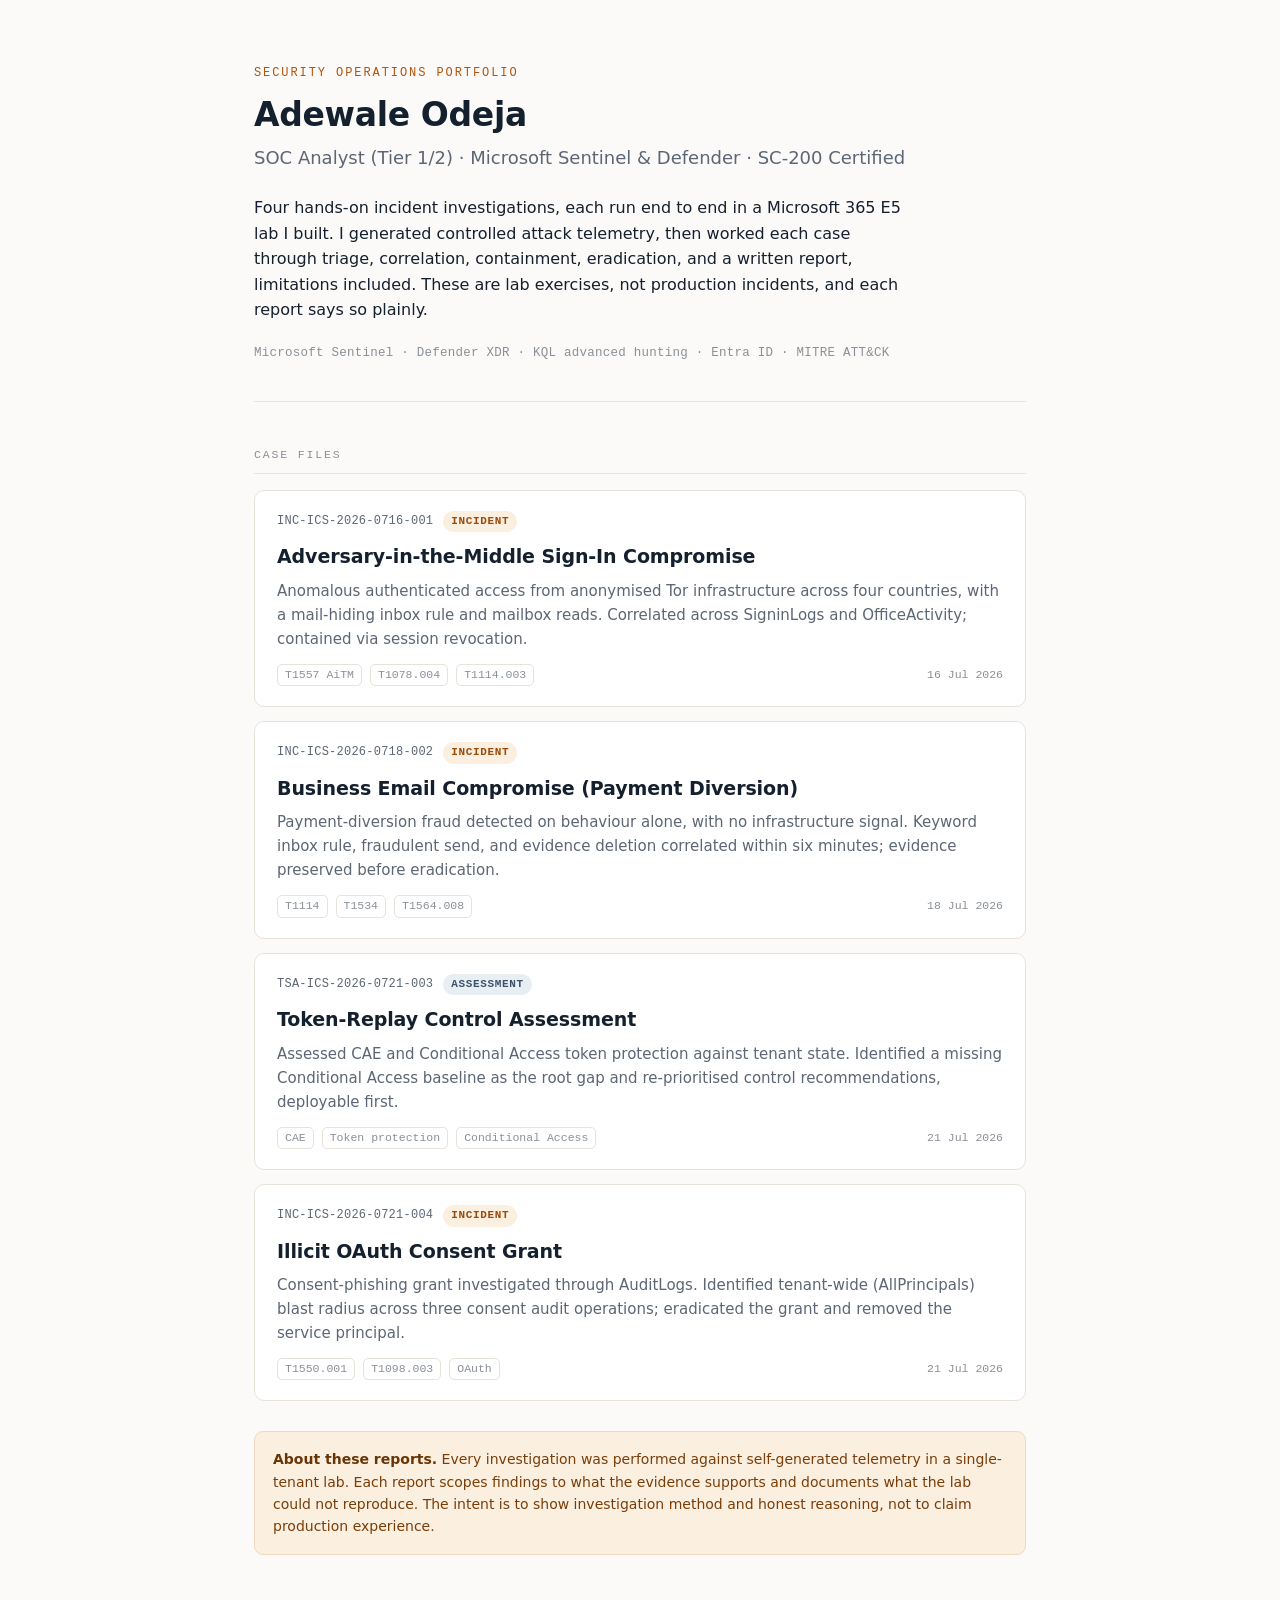
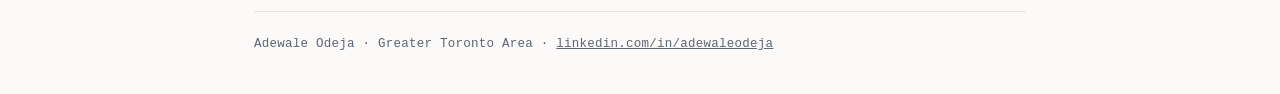
<file: index.html>
<!DOCTYPE html>
<html lang="en">
<head>
<meta charset="utf-8">
<meta name="viewport" content="width=device-width, initial-scale=1">
<title>Adewale Odeja — Security Operations Portfolio</title>
<meta name="description" content="Hands-on Microsoft 365 incident investigations: AiTM, BEC, token-replay controls, and OAuth consent abuse. SC-200 certified.">
<link rel="stylesheet" href="styles.css">
</head>
<body>
<div class="wrap">
<header class="sitehead">
  <p class="eyebrow">Security Operations Portfolio</p>
  <h1>Adewale Odeja</h1>
  <p class="sub">SOC Analyst (Tier 1/2) &middot; Microsoft Sentinel &amp; Defender &middot; SC-200 Certified</p>
  <p class="lede">Four hands-on incident investigations, each run end to end in a Microsoft 365 E5 lab I built. I generated controlled attack telemetry, then worked each case through triage, correlation, containment, eradication, and a written report, limitations included. These are lab exercises, not production incidents, and each report says so plainly.</p>
  <p class="meta-inline">Microsoft Sentinel &middot; Defender XDR &middot; KQL advanced hunting &middot; Entra ID &middot; MITRE ATT&amp;CK</p>
</header>

<p class="section-label">Case files</p>
<ul class="cases">
<li><a class="case" href="aitm-signin-compromise.html">
  <div class="case-top">
    <span class="case-id">INC-ICS-2026-0716-001</span>
    <span class="chip incident">Incident</span>
  </div>
  <h3>Adversary-in-the-Middle Sign-In Compromise</h3>
  <p>Anomalous authenticated access from anonymised Tor infrastructure across four countries, with a mail-hiding inbox rule and mailbox reads. Correlated across SigninLogs and OfficeActivity; contained via session revocation.</p>
  <div class="case-tags"><span class="tag">T1557 AiTM</span><span class="tag">T1078.004</span><span class="tag">T1114.003</span><span class="case-date">16 Jul 2026</span></div>
</a></li><li><a class="case" href="bec-payment-diversion.html">
  <div class="case-top">
    <span class="case-id">INC-ICS-2026-0718-002</span>
    <span class="chip incident">Incident</span>
  </div>
  <h3>Business Email Compromise (Payment Diversion)</h3>
  <p>Payment-diversion fraud detected on behaviour alone, with no infrastructure signal. Keyword inbox rule, fraudulent send, and evidence deletion correlated within six minutes; evidence preserved before eradication.</p>
  <div class="case-tags"><span class="tag">T1114</span><span class="tag">T1534</span><span class="tag">T1564.008</span><span class="case-date">18 Jul 2026</span></div>
</a></li><li><a class="case" href="token-control-assessment.html">
  <div class="case-top">
    <span class="case-id">TSA-ICS-2026-0721-003</span>
    <span class="chip assessment">Assessment</span>
  </div>
  <h3>Token-Replay Control Assessment</h3>
  <p>Assessed CAE and Conditional Access token protection against tenant state. Identified a missing Conditional Access baseline as the root gap and re-prioritised control recommendations, deployable first.</p>
  <div class="case-tags"><span class="tag">CAE</span><span class="tag">Token protection</span><span class="tag">Conditional Access</span><span class="case-date">21 Jul 2026</span></div>
</a></li><li><a class="case" href="oauth-consent-grant.html">
  <div class="case-top">
    <span class="case-id">INC-ICS-2026-0721-004</span>
    <span class="chip incident">Incident</span>
  </div>
  <h3>Illicit OAuth Consent Grant</h3>
  <p>Consent-phishing grant investigated through AuditLogs. Identified tenant-wide (AllPrincipals) blast radius across three consent audit operations; eradicated the grant and removed the service principal.</p>
  <div class="case-tags"><span class="tag">T1550.001</span><span class="tag">T1098.003</span><span class="tag">OAuth</span><span class="case-date">21 Jul 2026</span></div>
</a></li>
</ul>

<p class="note"><strong>About these reports.</strong> Every investigation was performed against self-generated telemetry in a single-tenant lab. Each report scopes findings to what the evidence supports and documents what the lab could not reproduce. The intent is to show investigation method and honest reasoning, not to claim production experience.</p>

<footer class="sitefoot">Adewale Odeja &middot; Greater Toronto Area &middot; <a href="https://www.linkedin.com/in/adewaleodeja/">linkedin.com/in/adewaleodeja</a></footer>
</div>
</body>
</html>
</file>
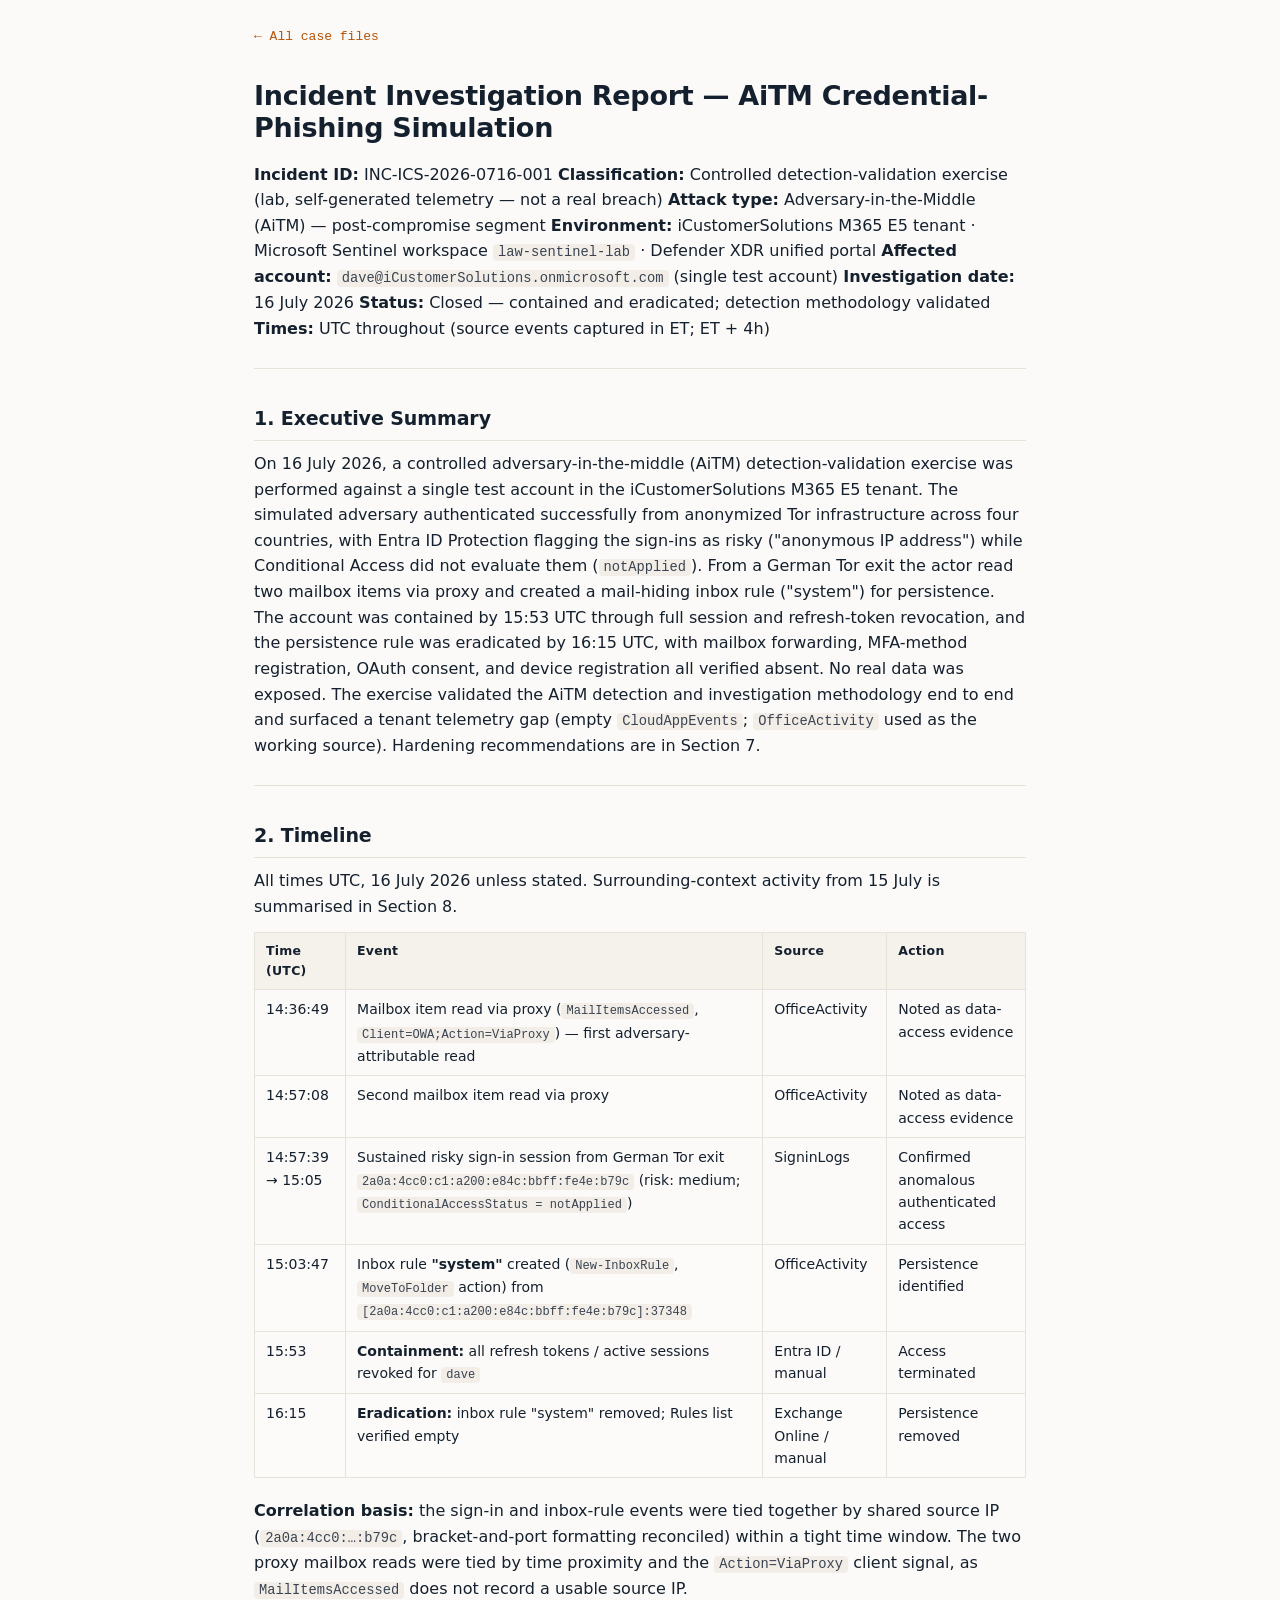
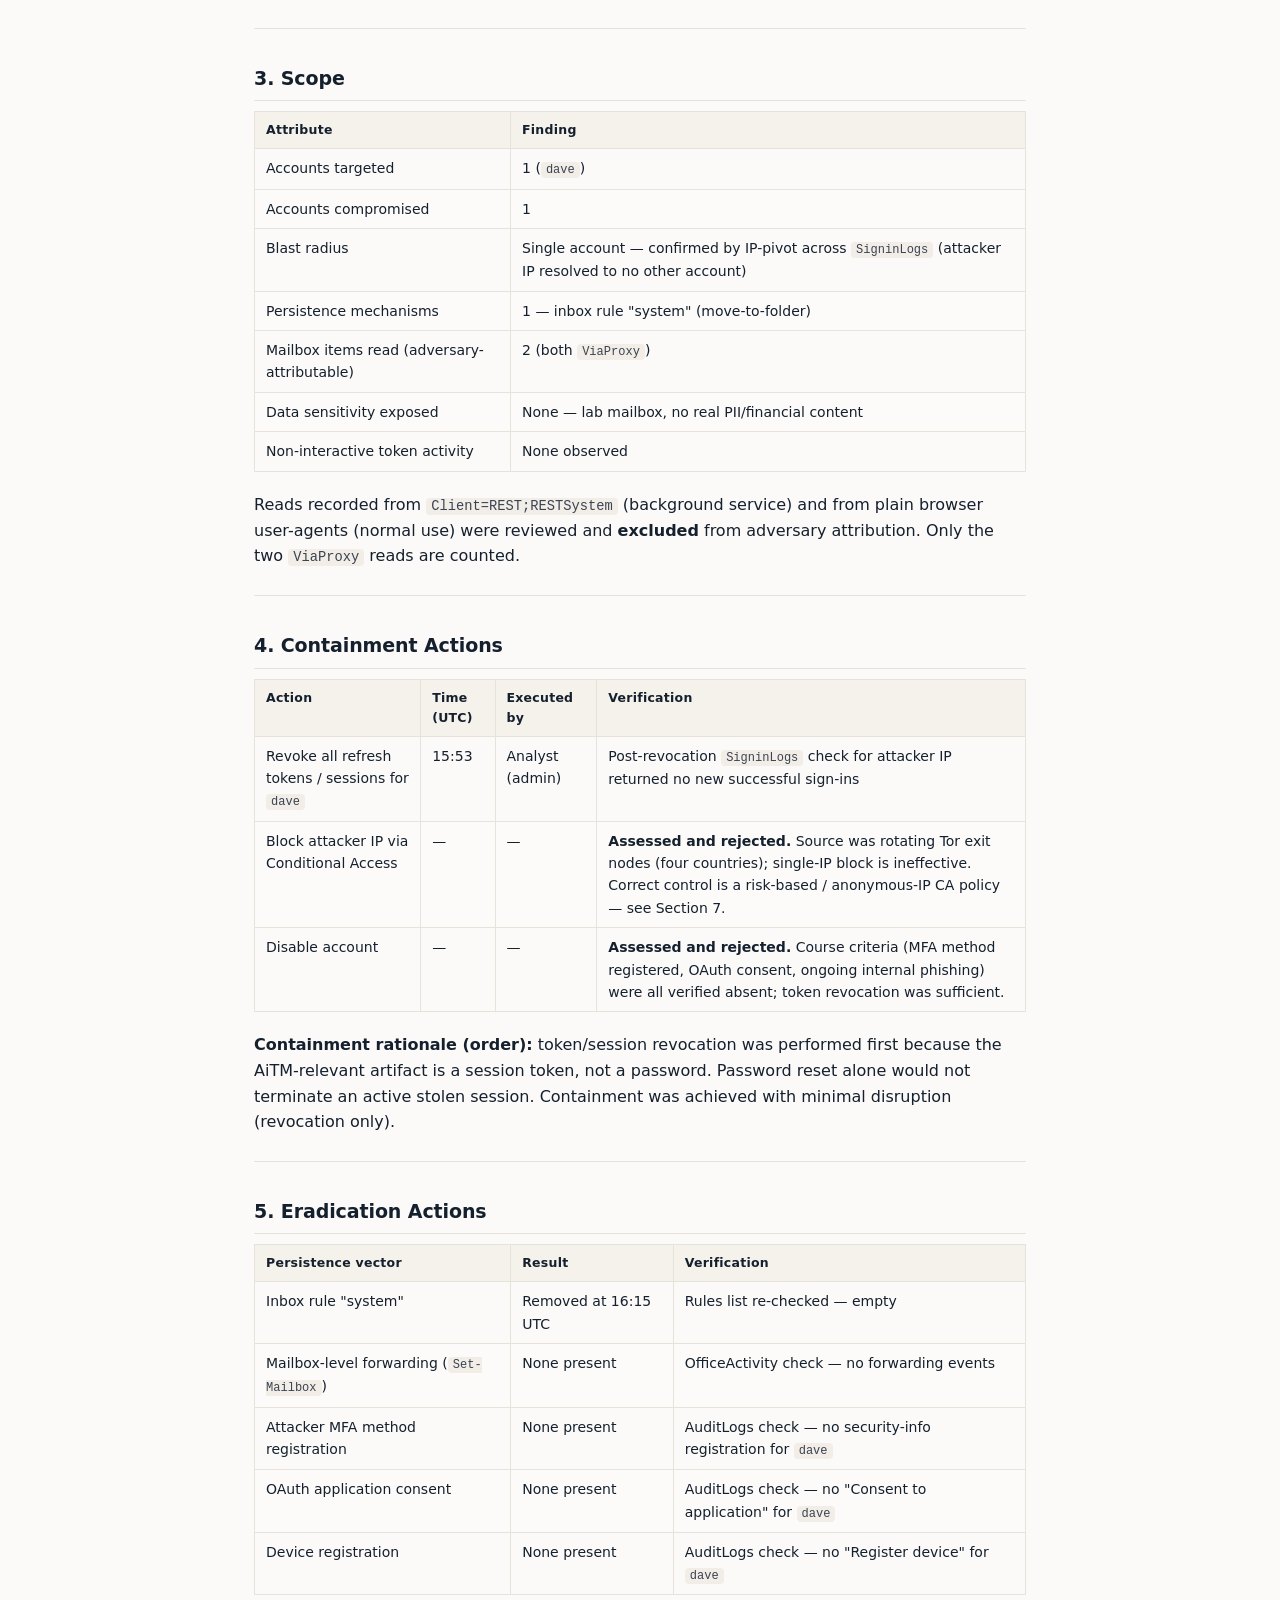
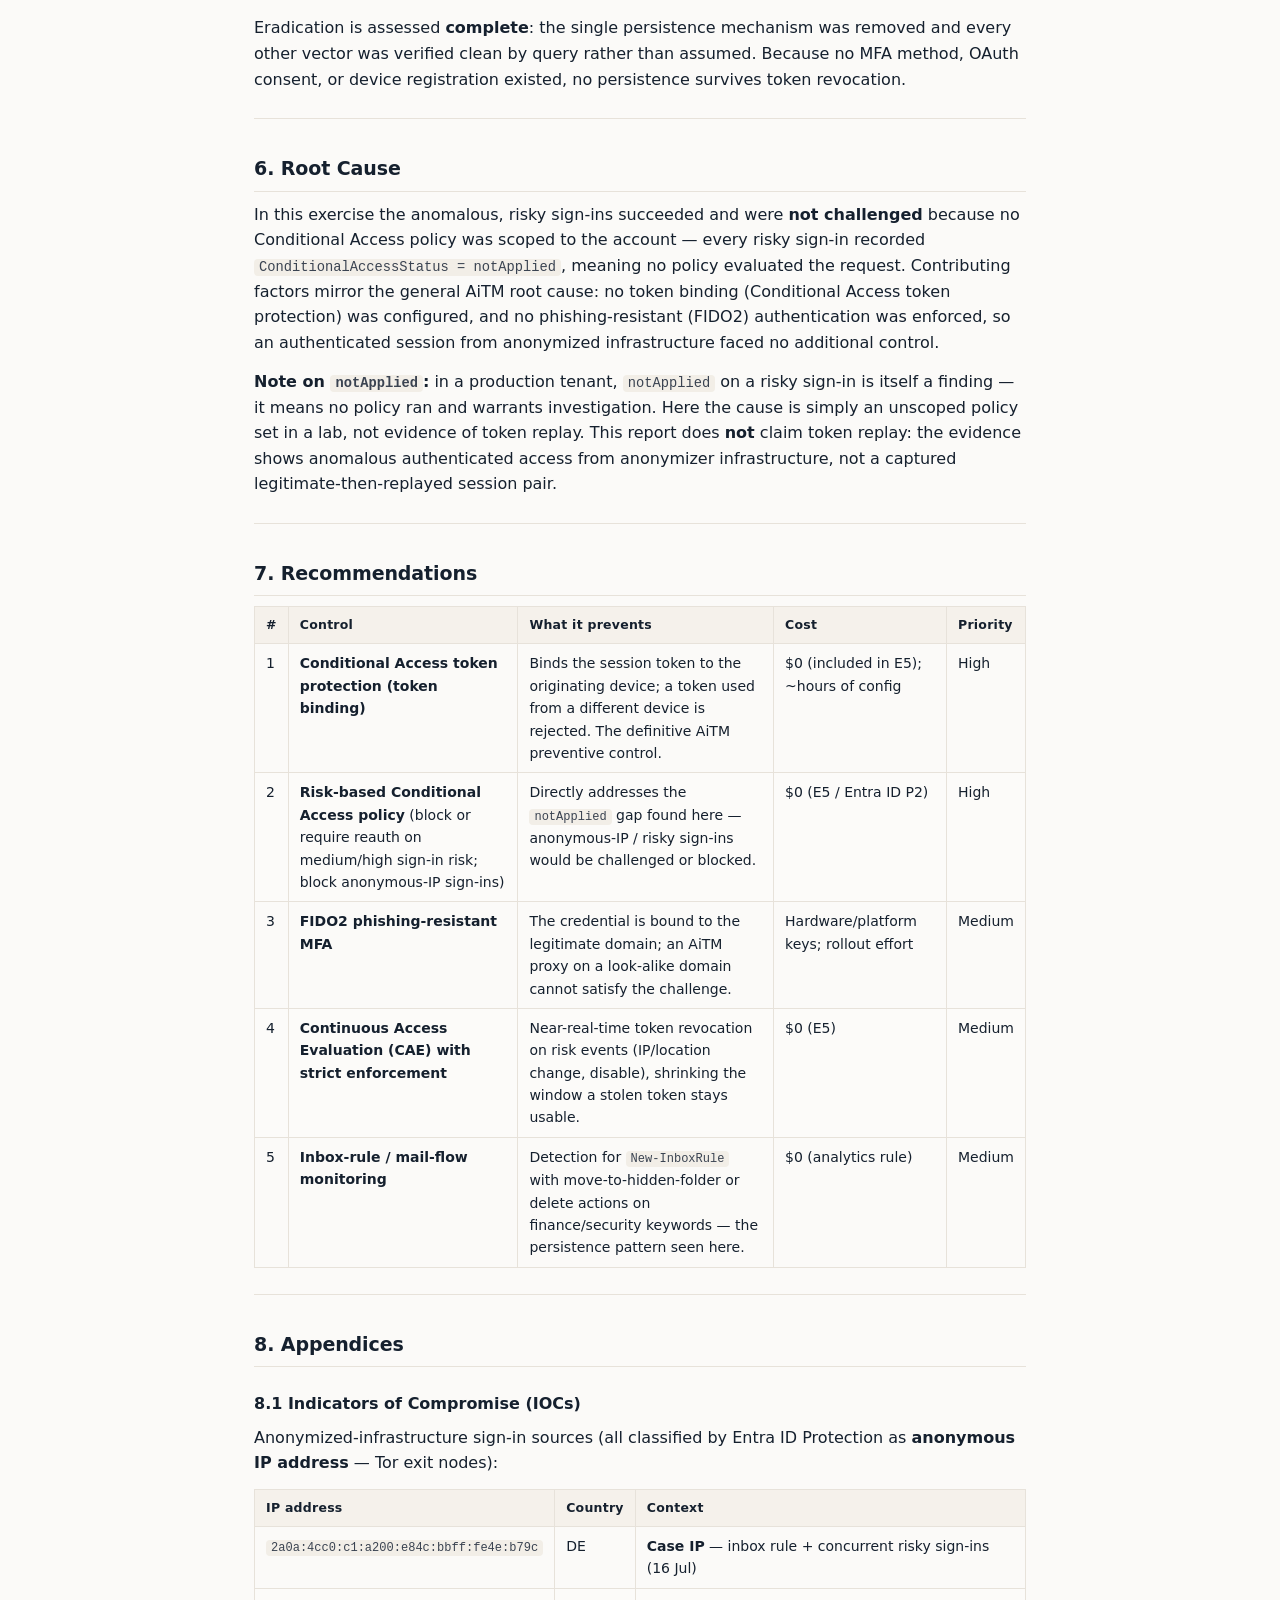
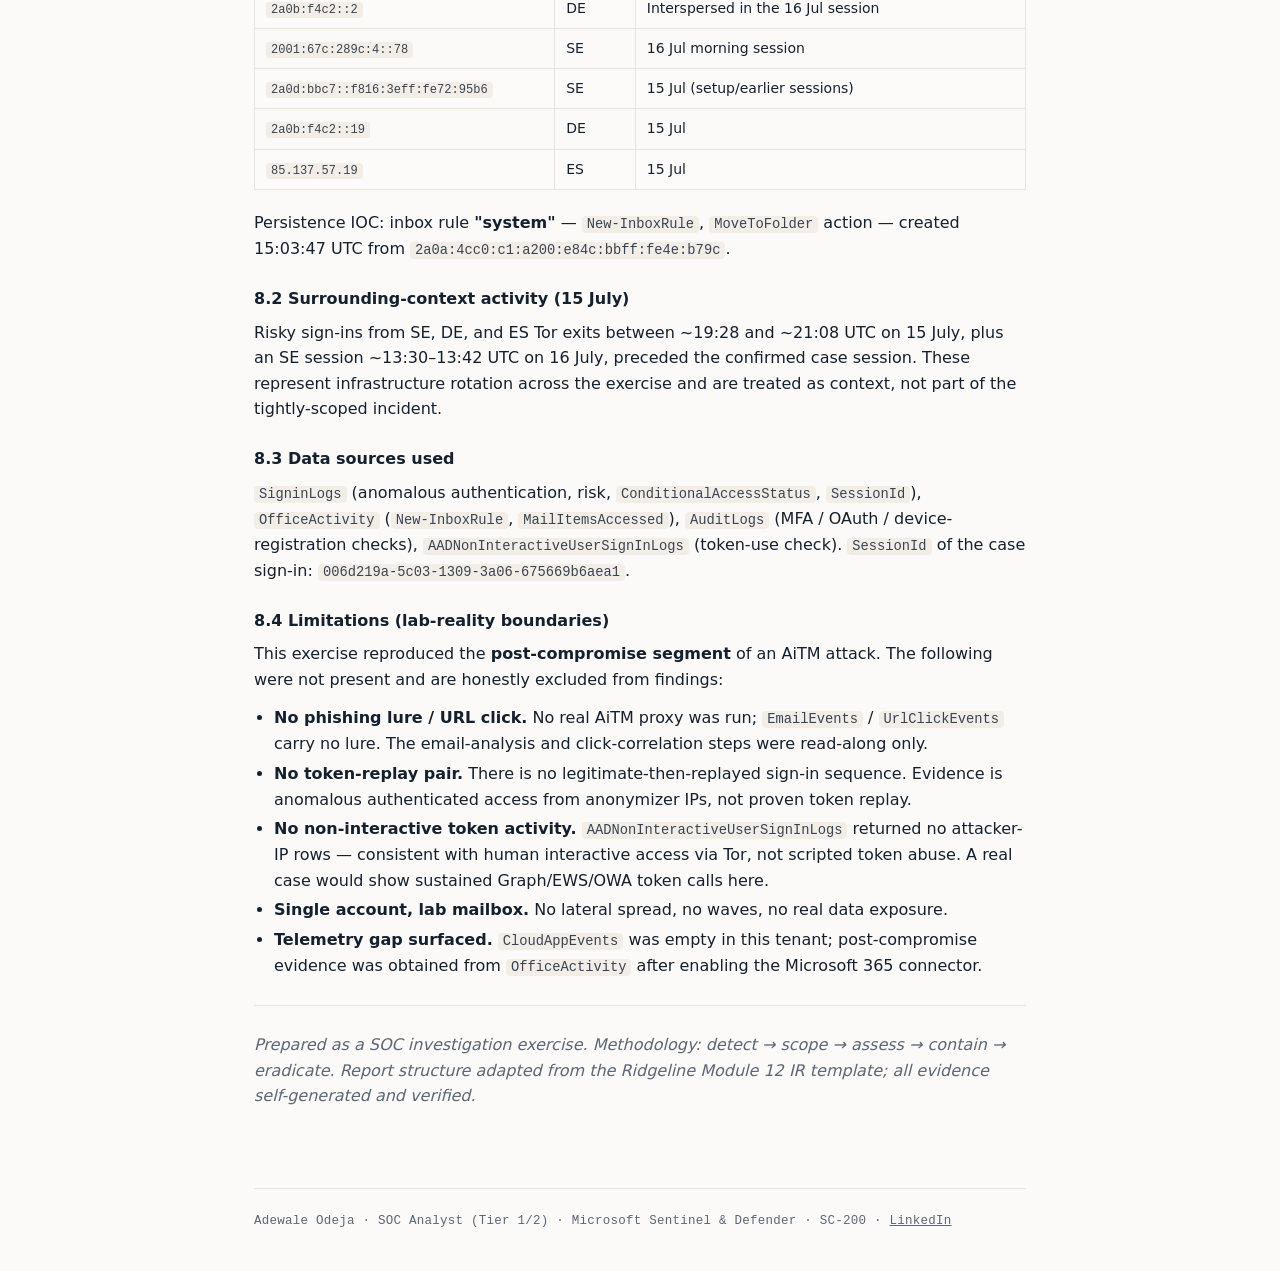
<file: aitm-signin-compromise.html>
<!DOCTYPE html>
<html lang="en">
<head>
<meta charset="utf-8">
<meta name="viewport" content="width=device-width, initial-scale=1">
<title>Adversary-in-the-Middle Sign-In Compromise — Adewale Odeja</title>
<meta name="description" content="Anomalous authenticated access from anonymised Tor infrastructure across four countries, with a mail-hiding inbox rule and mailbox reads. Correlated a">
<link rel="stylesheet" href="styles.css">
</head>
<body>
<div class="wrap">
<nav class="report-nav"><a href="index.html">&larr; All case files</a></nav>
<article class="report">
<h1
id="incident-investigation-report--aitm-credential-phishing-simulation">Incident
Investigation Report — AiTM Credential-Phishing Simulation</h1>
<p><strong>Incident ID:</strong> INC-ICS-2026-0716-001
<strong>Classification:</strong> Controlled detection-validation
exercise (lab, self-generated telemetry — not a real breach)
<strong>Attack type:</strong> Adversary-in-the-Middle (AiTM) —
post-compromise segment <strong>Environment:</strong> iCustomerSolutions
M365 E5 tenant · Microsoft Sentinel workspace
<code>law-sentinel-lab</code> · Defender XDR unified portal
<strong>Affected account:</strong>
<code>dave@iCustomerSolutions.onmicrosoft.com</code> (single test
account) <strong>Investigation date:</strong> 16 July 2026
<strong>Status:</strong> Closed — contained and eradicated; detection
methodology validated <strong>Times:</strong> UTC throughout (source
events captured in ET; ET + 4h)</p>
<hr />
<h2 id="1-executive-summary">1. Executive Summary</h2>
<p>On 16 July 2026, a controlled adversary-in-the-middle (AiTM)
detection-validation exercise was performed against a single test
account in the iCustomerSolutions M365 E5 tenant. The simulated
adversary authenticated successfully from anonymized Tor infrastructure
across four countries, with Entra ID Protection flagging the sign-ins as
risky ("anonymous IP address") while Conditional Access did not evaluate
them (<code>notApplied</code>). From a German Tor exit the actor read
two mailbox items via proxy and created a mail-hiding inbox rule
("system") for persistence. The account was contained by 15:53 UTC
through full session and refresh-token revocation, and the persistence
rule was eradicated by 16:15 UTC, with mailbox forwarding, MFA-method
registration, OAuth consent, and device registration all verified
absent. No real data was exposed. The exercise validated the AiTM
detection and investigation methodology end to end and surfaced a tenant
telemetry gap (empty <code>CloudAppEvents</code>;
<code>OfficeActivity</code> used as the working source). Hardening
recommendations are in Section 7.</p>
<hr />
<h2 id="2-timeline">2. Timeline</h2>
<p>All times UTC, 16 July 2026 unless stated. Surrounding-context
activity from 15 July is summarised in Section 8.</p>
<table>
<thead>
<tr class="header">
<th>Time (UTC)</th>
<th>Event</th>
<th>Source</th>
<th>Action</th>
</tr>
</thead>
<tbody>
<tr class="odd">
<td>14:36:49</td>
<td>Mailbox item read via proxy (<code>MailItemsAccessed</code>,
<code>Client=OWA;Action=ViaProxy</code>) — first adversary-attributable
read</td>
<td>OfficeActivity</td>
<td>Noted as data-access evidence</td>
</tr>
<tr class="even">
<td>14:57:08</td>
<td>Second mailbox item read via proxy</td>
<td>OfficeActivity</td>
<td>Noted as data-access evidence</td>
</tr>
<tr class="odd">
<td>14:57:39 → 15:05</td>
<td>Sustained risky sign-in session from German Tor exit
<code>2a0a:4cc0:c1:a200:e84c:bbff:fe4e:b79c</code> (risk: medium;
<code>ConditionalAccessStatus = notApplied</code>)</td>
<td>SigninLogs</td>
<td>Confirmed anomalous authenticated access</td>
</tr>
<tr class="even">
<td>15:03:47</td>
<td>Inbox rule <strong>"system"</strong> created
(<code>New-InboxRule</code>, <code>MoveToFolder</code> action) from
<code>[2a0a:4cc0:c1:a200:e84c:bbff:fe4e:b79c]:37348</code></td>
<td>OfficeActivity</td>
<td>Persistence identified</td>
</tr>
<tr class="odd">
<td>15:53</td>
<td><strong>Containment:</strong> all refresh tokens / active sessions
revoked for <code>dave</code></td>
<td>Entra ID / manual</td>
<td>Access terminated</td>
</tr>
<tr class="even">
<td>16:15</td>
<td><strong>Eradication:</strong> inbox rule "system" removed; Rules
list verified empty</td>
<td>Exchange Online / manual</td>
<td>Persistence removed</td>
</tr>
</tbody>
</table>
<p><strong>Correlation basis:</strong> the sign-in and inbox-rule events
were tied together by shared source IP (<code>2a0a:4cc0:…:b79c</code>,
bracket-and-port formatting reconciled) within a tight time window. The
two proxy mailbox reads were tied by time proximity and the
<code>Action=ViaProxy</code> client signal, as
<code>MailItemsAccessed</code> does not record a usable source IP.</p>
<hr />
<h2 id="3-scope">3. Scope</h2>
<table>
<thead>
<tr class="header">
<th>Attribute</th>
<th>Finding</th>
</tr>
</thead>
<tbody>
<tr class="odd">
<td>Accounts targeted</td>
<td>1 (<code>dave</code>)</td>
</tr>
<tr class="even">
<td>Accounts compromised</td>
<td>1</td>
</tr>
<tr class="odd">
<td>Blast radius</td>
<td>Single account — confirmed by IP-pivot across
<code>SigninLogs</code> (attacker IP resolved to no other account)</td>
</tr>
<tr class="even">
<td>Persistence mechanisms</td>
<td>1 — inbox rule "system" (move-to-folder)</td>
</tr>
<tr class="odd">
<td>Mailbox items read (adversary-attributable)</td>
<td>2 (both <code>ViaProxy</code>)</td>
</tr>
<tr class="even">
<td>Data sensitivity exposed</td>
<td>None — lab mailbox, no real PII/financial content</td>
</tr>
<tr class="odd">
<td>Non-interactive token activity</td>
<td>None observed</td>
</tr>
</tbody>
</table>
<p>Reads recorded from <code>Client=REST;RESTSystem</code> (background
service) and from plain browser user-agents (normal use) were reviewed
and <strong>excluded</strong> from adversary attribution. Only the two
<code>ViaProxy</code> reads are counted.</p>
<hr />
<h2 id="4-containment-actions">4. Containment Actions</h2>
<table>
<thead>
<tr class="header">
<th>Action</th>
<th>Time (UTC)</th>
<th>Executed by</th>
<th>Verification</th>
</tr>
</thead>
<tbody>
<tr class="odd">
<td>Revoke all refresh tokens / sessions for <code>dave</code></td>
<td>15:53</td>
<td>Analyst (admin)</td>
<td>Post-revocation <code>SigninLogs</code> check for attacker IP
returned no new successful sign-ins</td>
</tr>
<tr class="even">
<td>Block attacker IP via Conditional Access</td>
<td>—</td>
<td>—</td>
<td><strong>Assessed and rejected.</strong> Source was rotating Tor exit
nodes (four countries); single-IP block is ineffective. Correct control
is a risk-based / anonymous-IP CA policy — see Section 7.</td>
</tr>
<tr class="odd">
<td>Disable account</td>
<td>—</td>
<td>—</td>
<td><strong>Assessed and rejected.</strong> Course criteria (MFA method
registered, OAuth consent, ongoing internal phishing) were all verified
absent; token revocation was sufficient.</td>
</tr>
</tbody>
</table>
<p><strong>Containment rationale (order):</strong> token/session
revocation was performed first because the AiTM-relevant artifact is a
session token, not a password. Password reset alone would not terminate
an active stolen session. Containment was achieved with minimal
disruption (revocation only).</p>
<hr />
<h2 id="5-eradication-actions">5. Eradication Actions</h2>
<table>
<thead>
<tr class="header">
<th>Persistence vector</th>
<th>Result</th>
<th>Verification</th>
</tr>
</thead>
<tbody>
<tr class="odd">
<td>Inbox rule "system"</td>
<td>Removed at 16:15 UTC</td>
<td>Rules list re-checked — empty</td>
</tr>
<tr class="even">
<td>Mailbox-level forwarding (<code>Set-Mailbox</code>)</td>
<td>None present</td>
<td>OfficeActivity check — no forwarding events</td>
</tr>
<tr class="odd">
<td>Attacker MFA method registration</td>
<td>None present</td>
<td>AuditLogs check — no security-info registration for
<code>dave</code></td>
</tr>
<tr class="even">
<td>OAuth application consent</td>
<td>None present</td>
<td>AuditLogs check — no "Consent to application" for
<code>dave</code></td>
</tr>
<tr class="odd">
<td>Device registration</td>
<td>None present</td>
<td>AuditLogs check — no "Register device" for <code>dave</code></td>
</tr>
</tbody>
</table>
<p>Eradication is assessed <strong>complete</strong>: the single
persistence mechanism was removed and every other vector was verified
clean by query rather than assumed. Because no MFA method, OAuth
consent, or device registration existed, no persistence survives token
revocation.</p>
<hr />
<h2 id="6-root-cause">6. Root Cause</h2>
<p>In this exercise the anomalous, risky sign-ins succeeded and were
<strong>not challenged</strong> because no Conditional Access policy was
scoped to the account — every risky sign-in recorded
<code>ConditionalAccessStatus = notApplied</code>, meaning no policy
evaluated the request. Contributing factors mirror the general AiTM root
cause: no token binding (Conditional Access token protection) was
configured, and no phishing-resistant (FIDO2) authentication was
enforced, so an authenticated session from anonymized infrastructure
faced no additional control.</p>
<p><strong>Note on <code>notApplied</code>:</strong> in a production
tenant, <code>notApplied</code> on a risky sign-in is itself a finding —
it means no policy ran and warrants investigation. Here the cause is
simply an unscoped policy set in a lab, not evidence of token replay.
This report does <strong>not</strong> claim token replay: the evidence
shows anomalous authenticated access from anonymizer infrastructure, not
a captured legitimate-then-replayed session pair.</p>
<hr />
<h2 id="7-recommendations">7. Recommendations</h2>
<table>
<thead>
<tr class="header">
<th>#</th>
<th>Control</th>
<th>What it prevents</th>
<th>Cost</th>
<th>Priority</th>
</tr>
</thead>
<tbody>
<tr class="odd">
<td>1</td>
<td><strong>Conditional Access token protection (token
binding)</strong></td>
<td>Binds the session token to the originating device; a token used from
a different device is rejected. The definitive AiTM preventive
control.</td>
<td>$0 (included in E5); ~hours of config</td>
<td>High</td>
</tr>
<tr class="even">
<td>2</td>
<td><strong>Risk-based Conditional Access policy</strong> (block or
require reauth on medium/high sign-in risk; block anonymous-IP
sign-ins)</td>
<td>Directly addresses the <code>notApplied</code> gap found here —
anonymous-IP / risky sign-ins would be challenged or blocked.</td>
<td>$0 (E5 / Entra ID P2)</td>
<td>High</td>
</tr>
<tr class="odd">
<td>3</td>
<td><strong>FIDO2 phishing-resistant MFA</strong></td>
<td>The credential is bound to the legitimate domain; an AiTM proxy on a
look-alike domain cannot satisfy the challenge.</td>
<td>Hardware/platform keys; rollout effort</td>
<td>Medium</td>
</tr>
<tr class="even">
<td>4</td>
<td><strong>Continuous Access Evaluation (CAE) with strict
enforcement</strong></td>
<td>Near-real-time token revocation on risk events (IP/location change,
disable), shrinking the window a stolen token stays usable.</td>
<td>$0 (E5)</td>
<td>Medium</td>
</tr>
<tr class="odd">
<td>5</td>
<td><strong>Inbox-rule / mail-flow monitoring</strong></td>
<td>Detection for <code>New-InboxRule</code> with move-to-hidden-folder
or delete actions on finance/security keywords — the persistence pattern
seen here.</td>
<td>$0 (analytics rule)</td>
<td>Medium</td>
</tr>
</tbody>
</table>
<hr />
<h2 id="8-appendices">8. Appendices</h2>
<h3 id="81-indicators-of-compromise-iocs">8.1 Indicators of Compromise
(IOCs)</h3>
<p>Anonymized-infrastructure sign-in sources (all classified by Entra ID
Protection as <strong>anonymous IP address</strong> — Tor exit
nodes):</p>
<table>
<thead>
<tr class="header">
<th>IP address</th>
<th>Country</th>
<th>Context</th>
</tr>
</thead>
<tbody>
<tr class="odd">
<td><code>2a0a:4cc0:c1:a200:e84c:bbff:fe4e:b79c</code></td>
<td>DE</td>
<td><strong>Case IP</strong> — inbox rule + concurrent risky sign-ins
(16 Jul)</td>
</tr>
<tr class="even">
<td><code>2a0b:f4c2::2</code></td>
<td>DE</td>
<td>Interspersed in the 16 Jul session</td>
</tr>
<tr class="odd">
<td><code>2001:67c:289c:4::78</code></td>
<td>SE</td>
<td>16 Jul morning session</td>
</tr>
<tr class="even">
<td><code>2a0d:bbc7::f816:3eff:fe72:95b6</code></td>
<td>SE</td>
<td>15 Jul (setup/earlier sessions)</td>
</tr>
<tr class="odd">
<td><code>2a0b:f4c2::19</code></td>
<td>DE</td>
<td>15 Jul</td>
</tr>
<tr class="even">
<td><code>85.137.57.19</code></td>
<td>ES</td>
<td>15 Jul</td>
</tr>
</tbody>
</table>
<p>Persistence IOC: inbox rule <strong>"system"</strong> —
<code>New-InboxRule</code>, <code>MoveToFolder</code> action — created
15:03:47 UTC from
<code>2a0a:4cc0:c1:a200:e84c:bbff:fe4e:b79c</code>.</p>
<h3 id="82-surrounding-context-activity-15-july">8.2 Surrounding-context
activity (15 July)</h3>
<p>Risky sign-ins from SE, DE, and ES Tor exits between ~19:28 and
~21:08 UTC on 15 July, plus an SE session ~13:30–13:42 UTC on 16 July,
preceded the confirmed case session. These represent infrastructure
rotation across the exercise and are treated as context, not part of the
tightly-scoped incident.</p>
<h3 id="83-data-sources-used">8.3 Data sources used</h3>
<p><code>SigninLogs</code> (anomalous authentication, risk,
<code>ConditionalAccessStatus</code>, <code>SessionId</code>),
<code>OfficeActivity</code> (<code>New-InboxRule</code>,
<code>MailItemsAccessed</code>), <code>AuditLogs</code> (MFA / OAuth /
device-registration checks),
<code>AADNonInteractiveUserSignInLogs</code> (token-use check).
<code>SessionId</code> of the case sign-in:
<code>006d219a-5c03-1309-3a06-675669b6aea1</code>.</p>
<h3 id="84-limitations-lab-reality-boundaries">8.4 Limitations
(lab-reality boundaries)</h3>
<p>This exercise reproduced the <strong>post-compromise segment</strong>
of an AiTM attack. The following were not present and are honestly
excluded from findings:</p>
<ul>
<li><strong>No phishing lure / URL click.</strong> No real AiTM proxy
was run; <code>EmailEvents</code> / <code>UrlClickEvents</code> carry no
lure. The email-analysis and click-correlation steps were read-along
only.</li>
<li><strong>No token-replay pair.</strong> There is no
legitimate-then-replayed sign-in sequence. Evidence is anomalous
authenticated access from anonymizer IPs, not proven token replay.</li>
<li><strong>No non-interactive token activity.</strong>
<code>AADNonInteractiveUserSignInLogs</code> returned no attacker-IP
rows — consistent with human interactive access via Tor, not scripted
token abuse. A real case would show sustained Graph/EWS/OWA token calls
here.</li>
<li><strong>Single account, lab mailbox.</strong> No lateral spread, no
waves, no real data exposure.</li>
<li><strong>Telemetry gap surfaced.</strong> <code>CloudAppEvents</code>
was empty in this tenant; post-compromise evidence was obtained from
<code>OfficeActivity</code> after enabling the Microsoft 365
connector.</li>
</ul>
<hr />
<p><em>Prepared as a SOC investigation exercise. Methodology: detect →
scope → assess → contain → eradicate. Report structure adapted from the
Ridgeline Module 12 IR template; all evidence self-generated and
verified.</em></p>

</article>
<footer class="sitefoot">Adewale Odeja &middot; SOC Analyst (Tier 1/2) &middot; Microsoft Sentinel &amp; Defender &middot; SC-200 &middot; <a href="https://www.linkedin.com/in/adewaleodeja/">LinkedIn</a></footer>
</div>
</body>
</html>
</file>
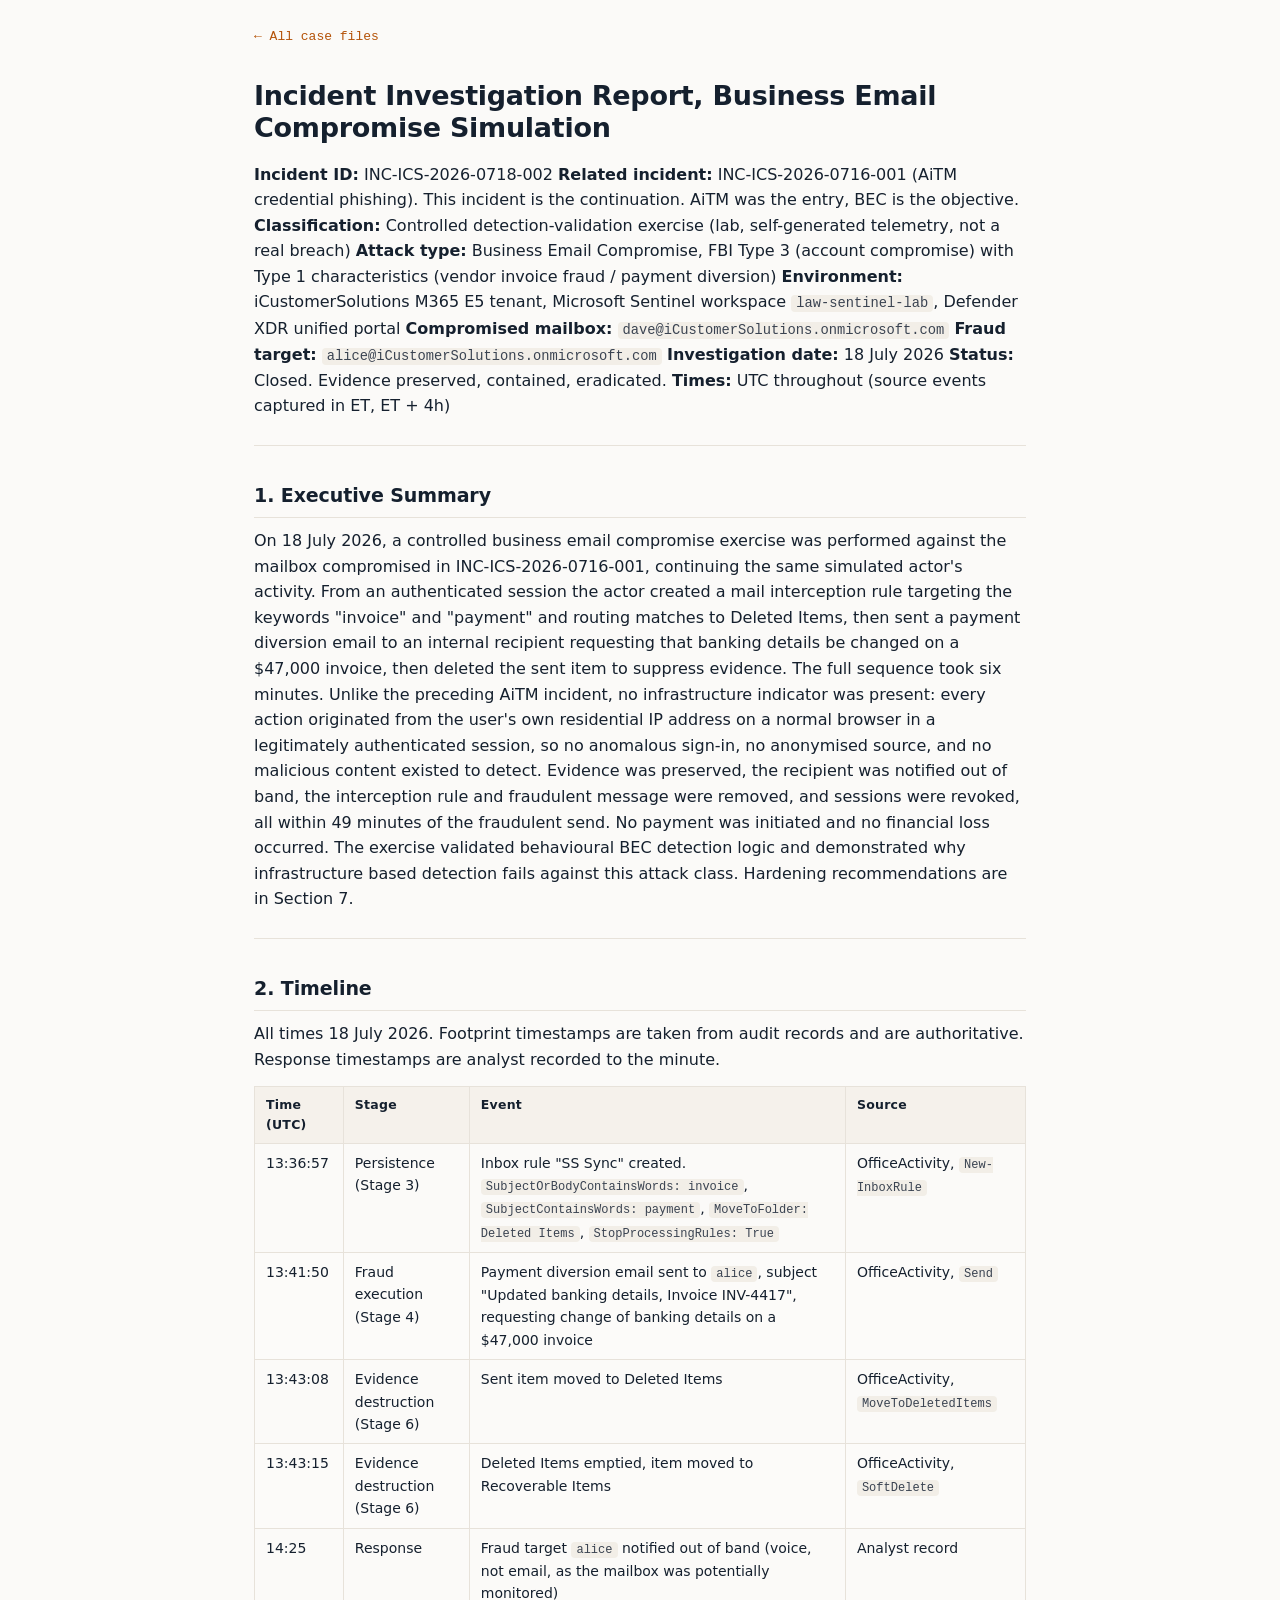
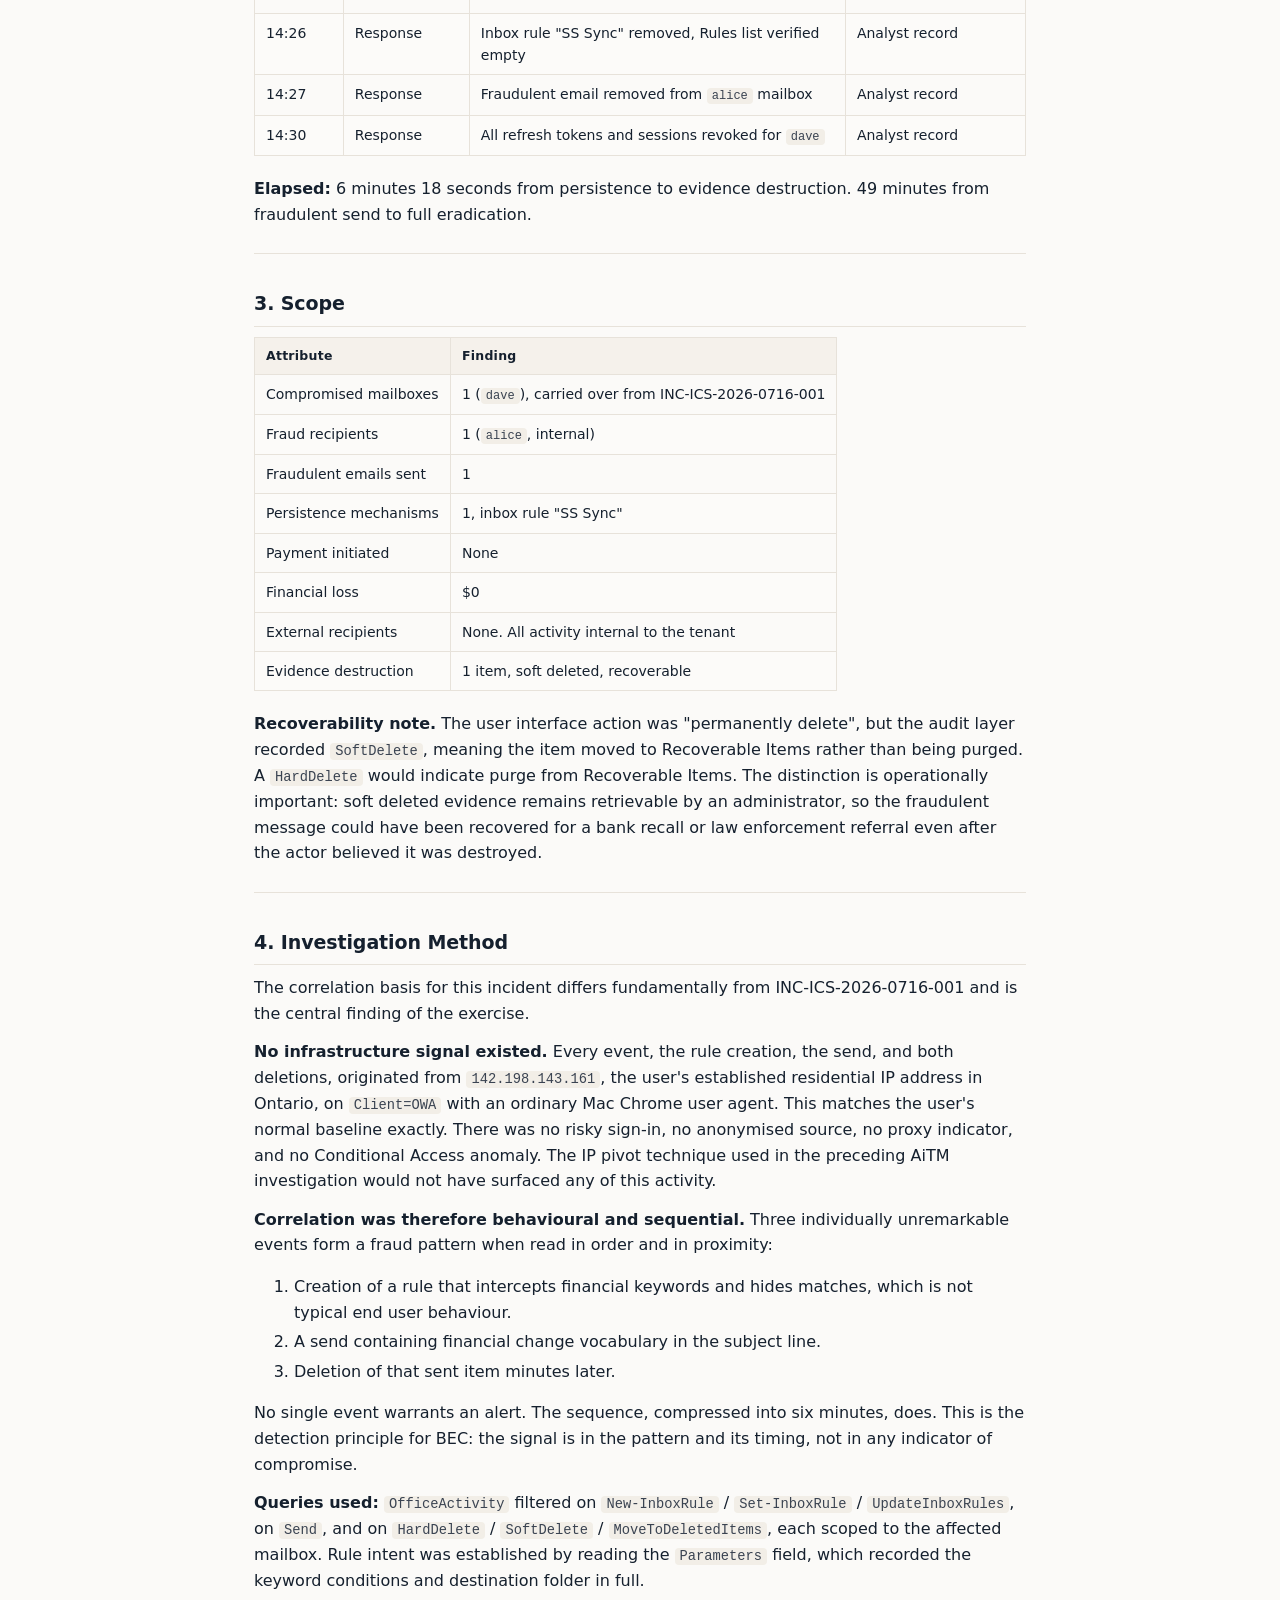
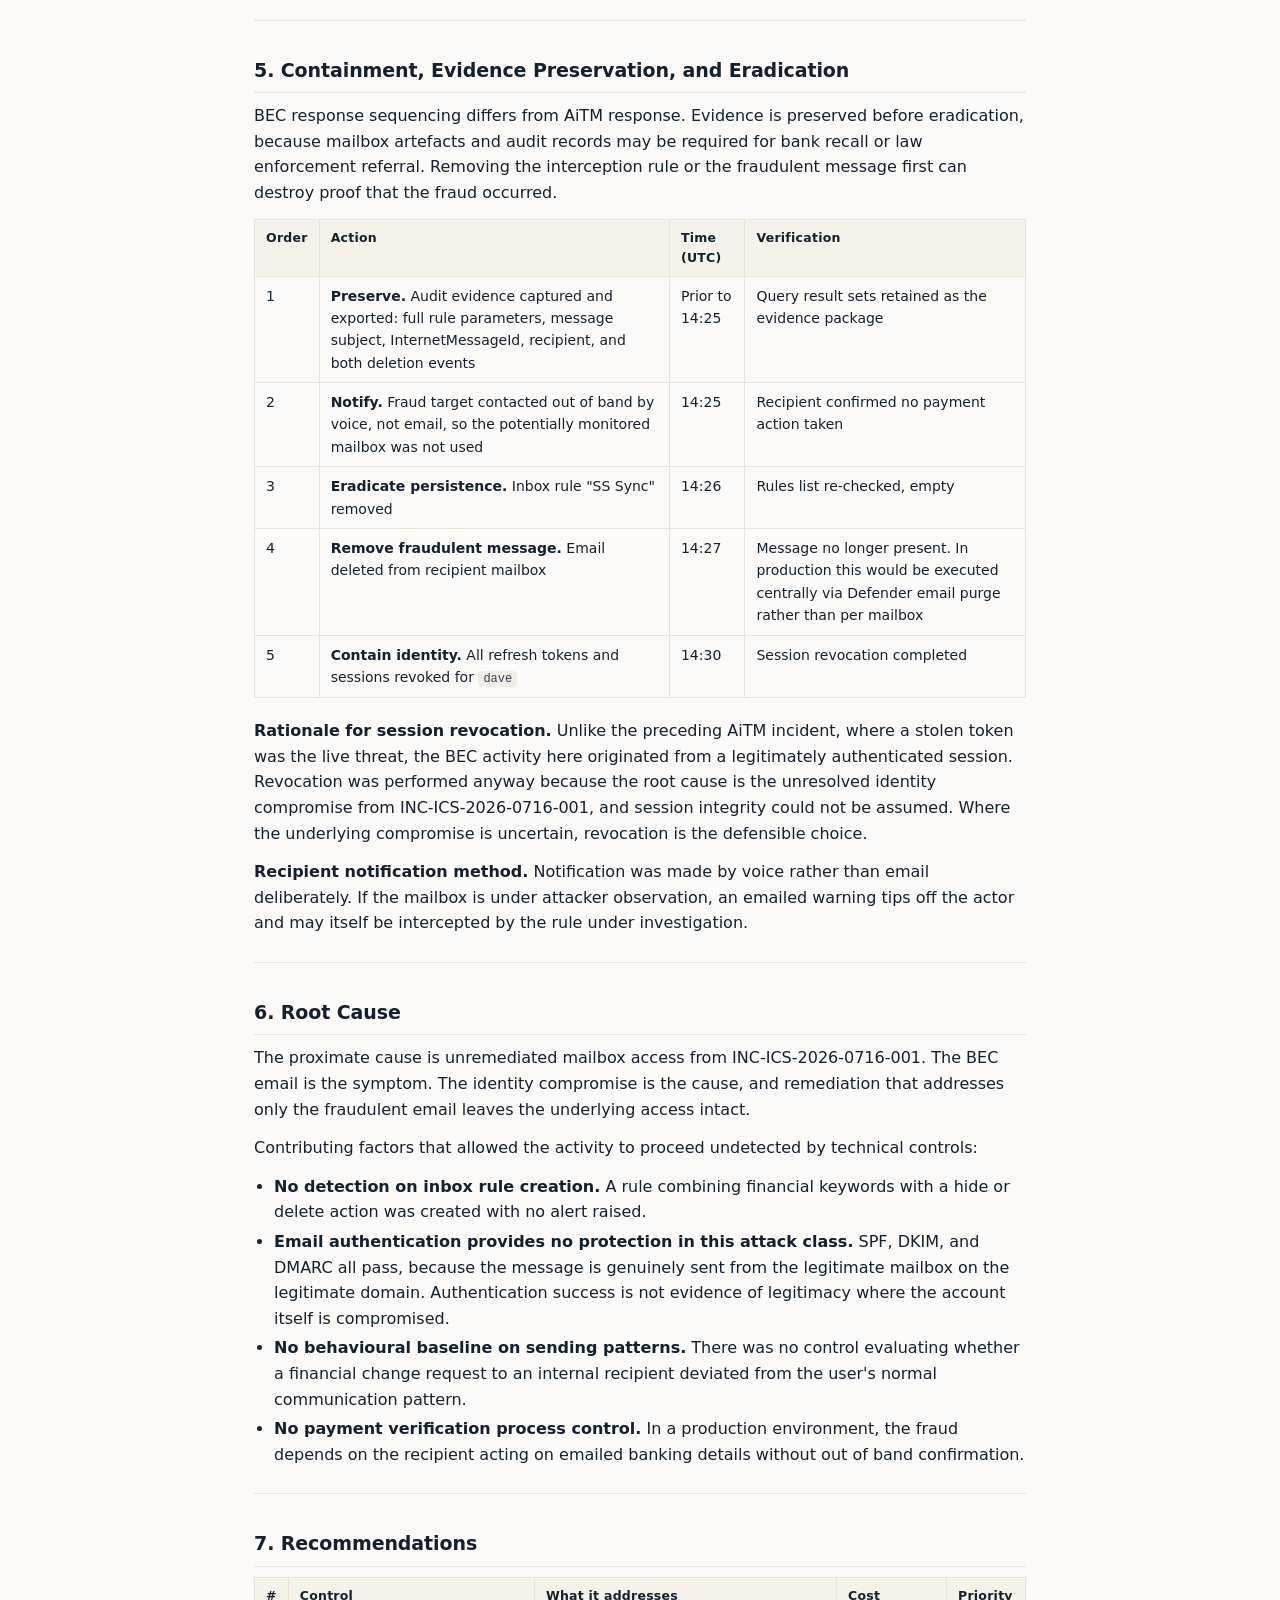
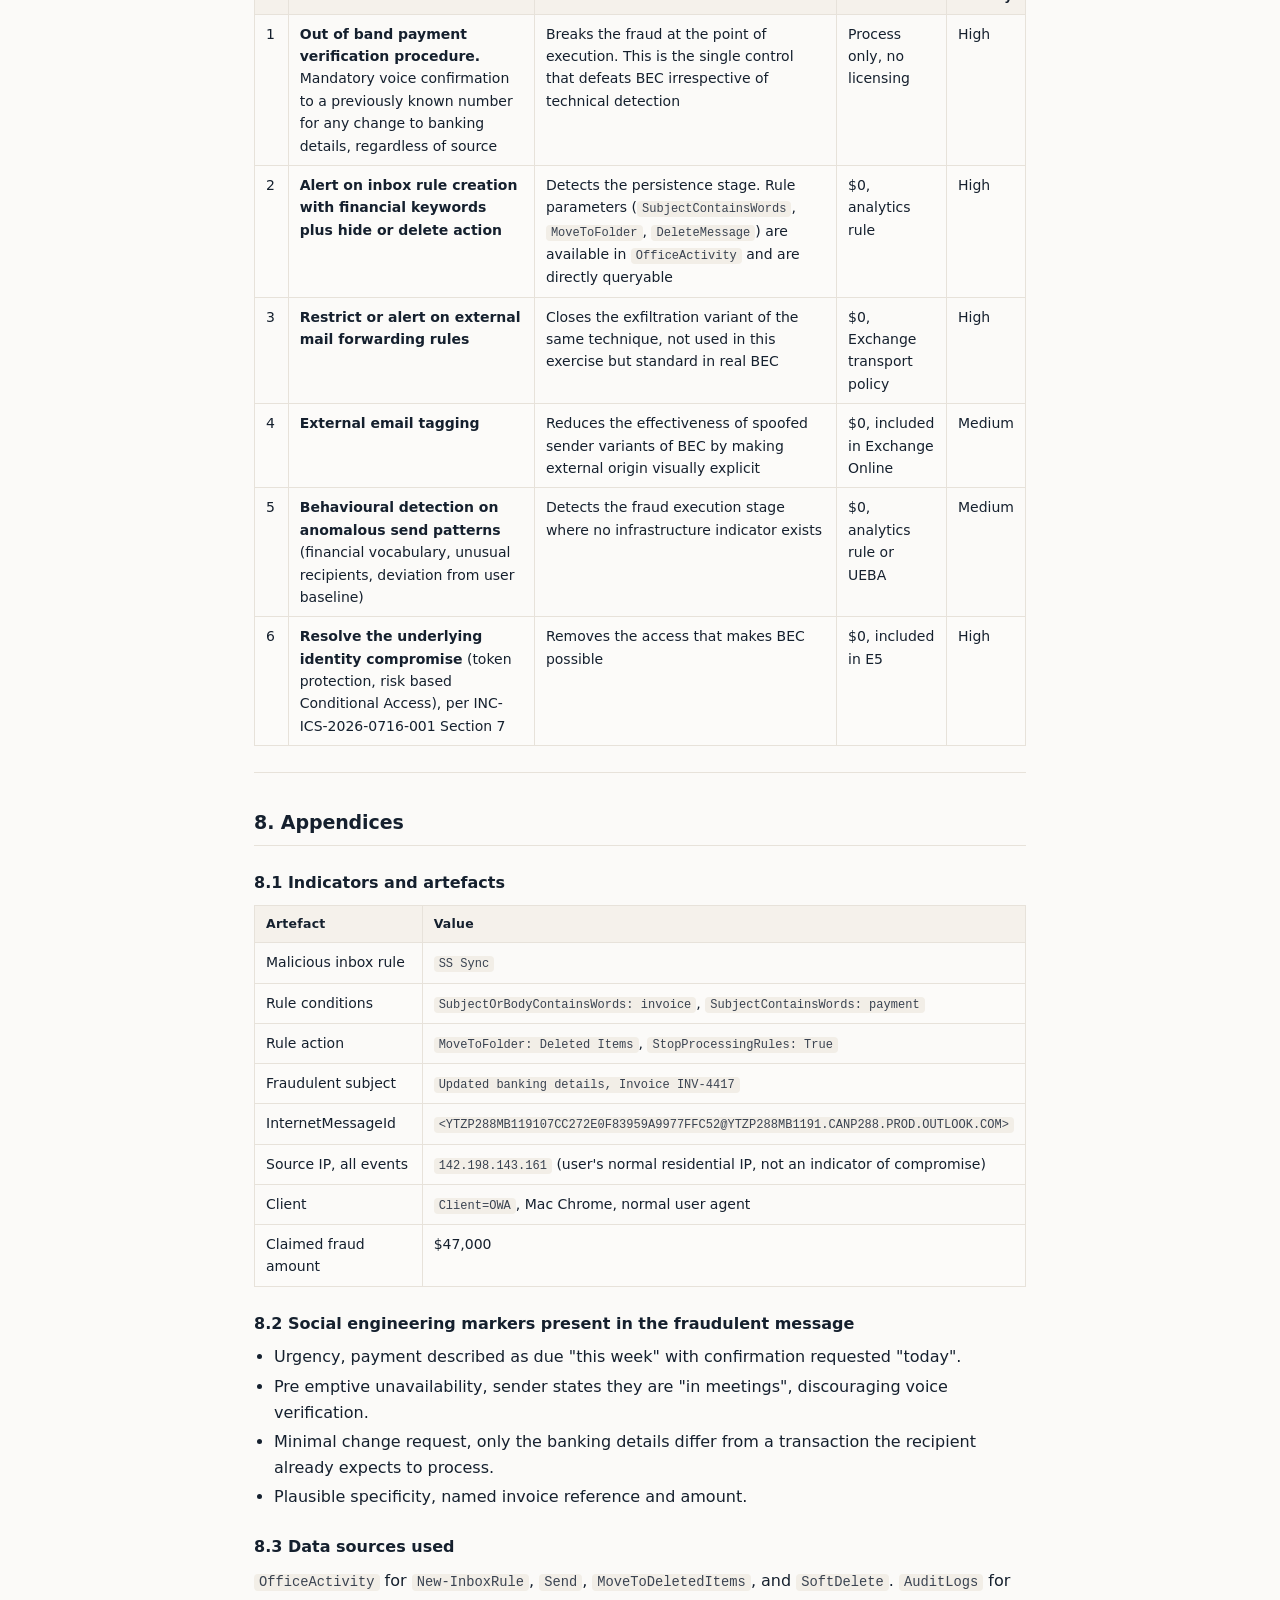
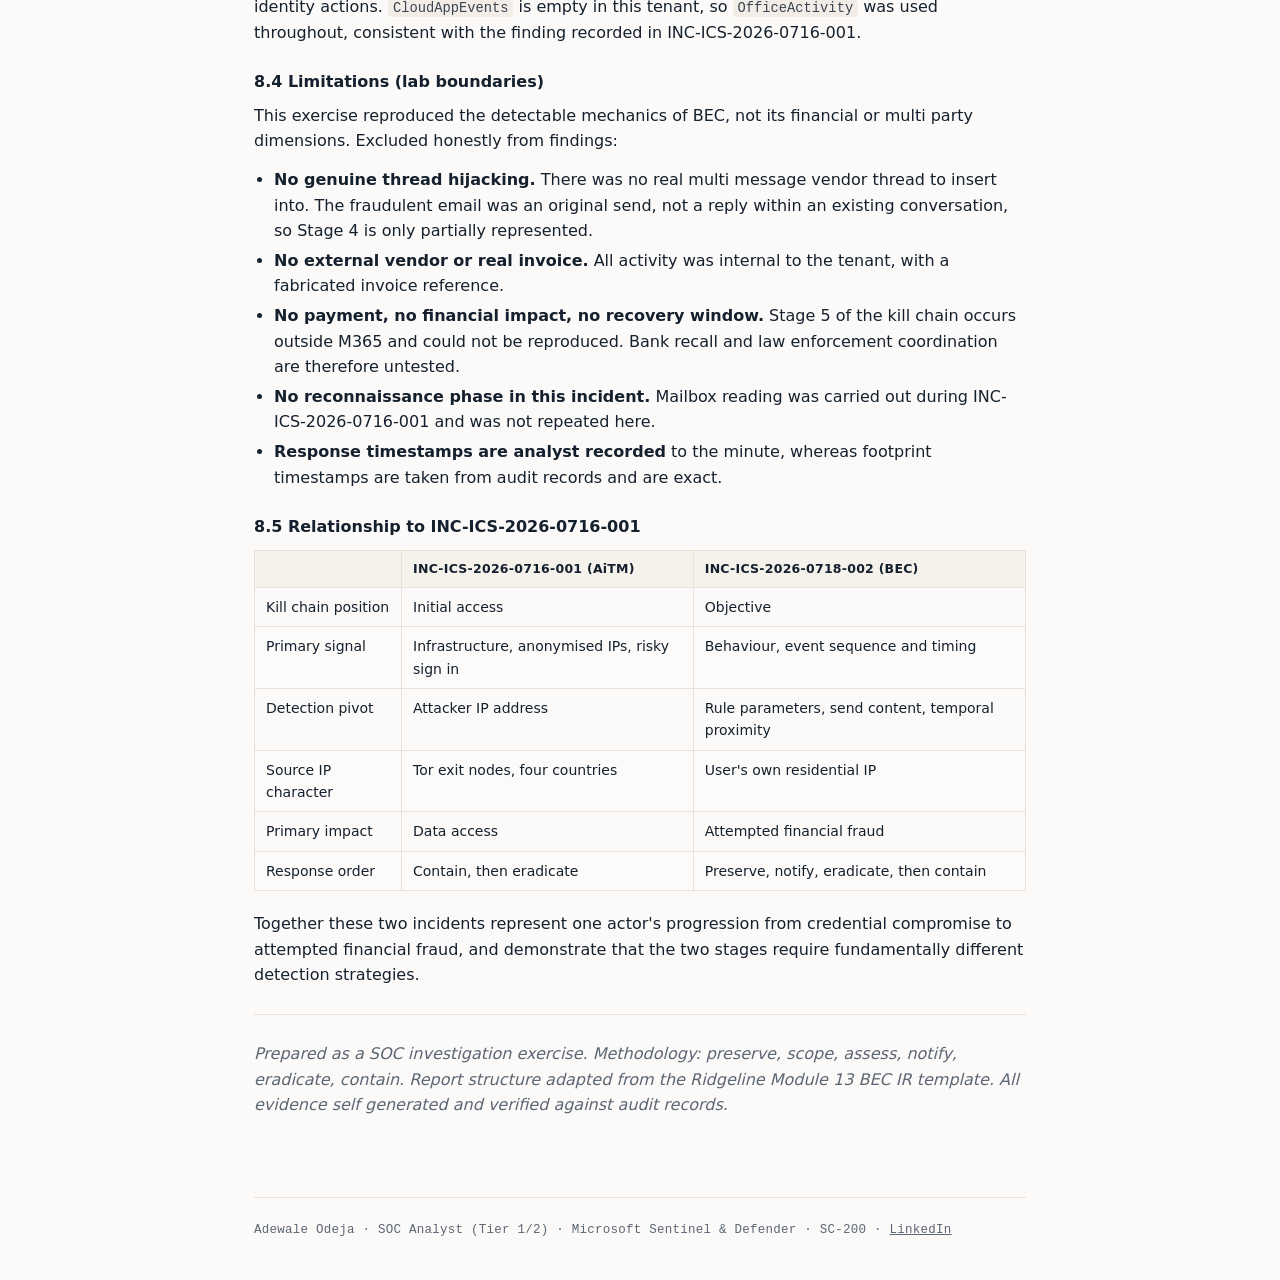
<file: bec-payment-diversion.html>
<!DOCTYPE html>
<html lang="en">
<head>
<meta charset="utf-8">
<meta name="viewport" content="width=device-width, initial-scale=1">
<title>Business Email Compromise (Payment Diversion) — Adewale Odeja</title>
<meta name="description" content="Payment-diversion fraud detected on behaviour alone, with no infrastructure signal. Keyword inbox rule, fraudulent send, and evidence deletion correla">
<link rel="stylesheet" href="styles.css">
</head>
<body>
<div class="wrap">
<nav class="report-nav"><a href="index.html">&larr; All case files</a></nav>
<article class="report">
<h1
id="incident-investigation-report-business-email-compromise-simulation">Incident
Investigation Report, Business Email Compromise Simulation</h1>
<p><strong>Incident ID:</strong> INC-ICS-2026-0718-002 <strong>Related
incident:</strong> INC-ICS-2026-0716-001 (AiTM credential phishing).
This incident is the continuation. AiTM was the entry, BEC is the
objective. <strong>Classification:</strong> Controlled
detection-validation exercise (lab, self-generated telemetry, not a real
breach) <strong>Attack type:</strong> Business Email Compromise, FBI
Type 3 (account compromise) with Type 1 characteristics (vendor invoice
fraud / payment diversion) <strong>Environment:</strong>
iCustomerSolutions M365 E5 tenant, Microsoft Sentinel workspace
<code>law-sentinel-lab</code>, Defender XDR unified portal
<strong>Compromised mailbox:</strong>
<code>dave@iCustomerSolutions.onmicrosoft.com</code> <strong>Fraud
target:</strong> <code>alice@iCustomerSolutions.onmicrosoft.com</code>
<strong>Investigation date:</strong> 18 July 2026
<strong>Status:</strong> Closed. Evidence preserved, contained,
eradicated. <strong>Times:</strong> UTC throughout (source events
captured in ET, ET + 4h)</p>
<hr />
<h2 id="1-executive-summary">1. Executive Summary</h2>
<p>On 18 July 2026, a controlled business email compromise exercise was
performed against the mailbox compromised in INC-ICS-2026-0716-001,
continuing the same simulated actor's activity. From an authenticated
session the actor created a mail interception rule targeting the
keywords "invoice" and "payment" and routing matches to Deleted Items,
then sent a payment diversion email to an internal recipient requesting
that banking details be changed on a $47,000 invoice, then deleted the
sent item to suppress evidence. The full sequence took six minutes.
Unlike the preceding AiTM incident, no infrastructure indicator was
present: every action originated from the user's own residential IP
address on a normal browser in a legitimately authenticated session, so
no anomalous sign-in, no anonymised source, and no malicious content
existed to detect. Evidence was preserved, the recipient was notified
out of band, the interception rule and fraudulent message were removed,
and sessions were revoked, all within 49 minutes of the fraudulent send.
No payment was initiated and no financial loss occurred. The exercise
validated behavioural BEC detection logic and demonstrated why
infrastructure based detection fails against this attack class.
Hardening recommendations are in Section 7.</p>
<hr />
<h2 id="2-timeline">2. Timeline</h2>
<p>All times 18 July 2026. Footprint timestamps are taken from audit
records and are authoritative. Response timestamps are analyst recorded
to the minute.</p>
<table>
<thead>
<tr class="header">
<th>Time (UTC)</th>
<th>Stage</th>
<th>Event</th>
<th>Source</th>
</tr>
</thead>
<tbody>
<tr class="odd">
<td>13:36:57</td>
<td>Persistence (Stage 3)</td>
<td>Inbox rule "SS Sync" created.
<code>SubjectOrBodyContainsWords: invoice</code>,
<code>SubjectContainsWords: payment</code>,
<code>MoveToFolder: Deleted Items</code>,
<code>StopProcessingRules: True</code></td>
<td>OfficeActivity, <code>New-InboxRule</code></td>
</tr>
<tr class="even">
<td>13:41:50</td>
<td>Fraud execution (Stage 4)</td>
<td>Payment diversion email sent to <code>alice</code>, subject "Updated
banking details, Invoice INV-4417", requesting change of banking details
on a $47,000 invoice</td>
<td>OfficeActivity, <code>Send</code></td>
</tr>
<tr class="odd">
<td>13:43:08</td>
<td>Evidence destruction (Stage 6)</td>
<td>Sent item moved to Deleted Items</td>
<td>OfficeActivity, <code>MoveToDeletedItems</code></td>
</tr>
<tr class="even">
<td>13:43:15</td>
<td>Evidence destruction (Stage 6)</td>
<td>Deleted Items emptied, item moved to Recoverable Items</td>
<td>OfficeActivity, <code>SoftDelete</code></td>
</tr>
<tr class="odd">
<td>14:25</td>
<td>Response</td>
<td>Fraud target <code>alice</code> notified out of band (voice, not
email, as the mailbox was potentially monitored)</td>
<td>Analyst record</td>
</tr>
<tr class="even">
<td>14:26</td>
<td>Response</td>
<td>Inbox rule "SS Sync" removed, Rules list verified empty</td>
<td>Analyst record</td>
</tr>
<tr class="odd">
<td>14:27</td>
<td>Response</td>
<td>Fraudulent email removed from <code>alice</code> mailbox</td>
<td>Analyst record</td>
</tr>
<tr class="even">
<td>14:30</td>
<td>Response</td>
<td>All refresh tokens and sessions revoked for <code>dave</code></td>
<td>Analyst record</td>
</tr>
</tbody>
</table>
<p><strong>Elapsed:</strong> 6 minutes 18 seconds from persistence to
evidence destruction. 49 minutes from fraudulent send to full
eradication.</p>
<hr />
<h2 id="3-scope">3. Scope</h2>
<table>
<thead>
<tr class="header">
<th>Attribute</th>
<th>Finding</th>
</tr>
</thead>
<tbody>
<tr class="odd">
<td>Compromised mailboxes</td>
<td>1 (<code>dave</code>), carried over from INC-ICS-2026-0716-001</td>
</tr>
<tr class="even">
<td>Fraud recipients</td>
<td>1 (<code>alice</code>, internal)</td>
</tr>
<tr class="odd">
<td>Fraudulent emails sent</td>
<td>1</td>
</tr>
<tr class="even">
<td>Persistence mechanisms</td>
<td>1, inbox rule "SS Sync"</td>
</tr>
<tr class="odd">
<td>Payment initiated</td>
<td>None</td>
</tr>
<tr class="even">
<td>Financial loss</td>
<td>$0</td>
</tr>
<tr class="odd">
<td>External recipients</td>
<td>None. All activity internal to the tenant</td>
</tr>
<tr class="even">
<td>Evidence destruction</td>
<td>1 item, soft deleted, recoverable</td>
</tr>
</tbody>
</table>
<p><strong>Recoverability note.</strong> The user interface action was
"permanently delete", but the audit layer recorded
<code>SoftDelete</code>, meaning the item moved to Recoverable Items
rather than being purged. A <code>HardDelete</code> would indicate purge
from Recoverable Items. The distinction is operationally important: soft
deleted evidence remains retrievable by an administrator, so the
fraudulent message could have been recovered for a bank recall or law
enforcement referral even after the actor believed it was destroyed.</p>
<hr />
<h2 id="4-investigation-method">4. Investigation Method</h2>
<p>The correlation basis for this incident differs fundamentally from
INC-ICS-2026-0716-001 and is the central finding of the exercise.</p>
<p><strong>No infrastructure signal existed.</strong> Every event, the
rule creation, the send, and both deletions, originated from
<code>142.198.143.161</code>, the user's established residential IP
address in Ontario, on <code>Client=OWA</code> with an ordinary Mac
Chrome user agent. This matches the user's normal baseline exactly.
There was no risky sign-in, no anonymised source, no proxy indicator,
and no Conditional Access anomaly. The IP pivot technique used in the
preceding AiTM investigation would not have surfaced any of this
activity.</p>
<p><strong>Correlation was therefore behavioural and
sequential.</strong> Three individually unremarkable events form a fraud
pattern when read in order and in proximity:</p>
<ol type="1">
<li>Creation of a rule that intercepts financial keywords and hides
matches, which is not typical end user behaviour.</li>
<li>A send containing financial change vocabulary in the subject
line.</li>
<li>Deletion of that sent item minutes later.</li>
</ol>
<p>No single event warrants an alert. The sequence, compressed into six
minutes, does. This is the detection principle for BEC: the signal is in
the pattern and its timing, not in any indicator of compromise.</p>
<p><strong>Queries used:</strong> <code>OfficeActivity</code> filtered
on <code>New-InboxRule</code> / <code>Set-InboxRule</code> /
<code>UpdateInboxRules</code>, on <code>Send</code>, and on
<code>HardDelete</code> / <code>SoftDelete</code> /
<code>MoveToDeletedItems</code>, each scoped to the affected mailbox.
Rule intent was established by reading the <code>Parameters</code>
field, which recorded the keyword conditions and destination folder in
full.</p>
<hr />
<h2 id="5-containment-evidence-preservation-and-eradication">5.
Containment, Evidence Preservation, and Eradication</h2>
<p>BEC response sequencing differs from AiTM response. Evidence is
preserved before eradication, because mailbox artefacts and audit
records may be required for bank recall or law enforcement referral.
Removing the interception rule or the fraudulent message first can
destroy proof that the fraud occurred.</p>
<table>
<thead>
<tr class="header">
<th>Order</th>
<th>Action</th>
<th>Time (UTC)</th>
<th>Verification</th>
</tr>
</thead>
<tbody>
<tr class="odd">
<td>1</td>
<td><strong>Preserve.</strong> Audit evidence captured and exported:
full rule parameters, message subject, InternetMessageId, recipient, and
both deletion events</td>
<td>Prior to 14:25</td>
<td>Query result sets retained as the evidence package</td>
</tr>
<tr class="even">
<td>2</td>
<td><strong>Notify.</strong> Fraud target contacted out of band by
voice, not email, so the potentially monitored mailbox was not used</td>
<td>14:25</td>
<td>Recipient confirmed no payment action taken</td>
</tr>
<tr class="odd">
<td>3</td>
<td><strong>Eradicate persistence.</strong> Inbox rule "SS Sync"
removed</td>
<td>14:26</td>
<td>Rules list re-checked, empty</td>
</tr>
<tr class="even">
<td>4</td>
<td><strong>Remove fraudulent message.</strong> Email deleted from
recipient mailbox</td>
<td>14:27</td>
<td>Message no longer present. In production this would be executed
centrally via Defender email purge rather than per mailbox</td>
</tr>
<tr class="odd">
<td>5</td>
<td><strong>Contain identity.</strong> All refresh tokens and sessions
revoked for <code>dave</code></td>
<td>14:30</td>
<td>Session revocation completed</td>
</tr>
</tbody>
</table>
<p><strong>Rationale for session revocation.</strong> Unlike the
preceding AiTM incident, where a stolen token was the live threat, the
BEC activity here originated from a legitimately authenticated session.
Revocation was performed anyway because the root cause is the unresolved
identity compromise from INC-ICS-2026-0716-001, and session integrity
could not be assumed. Where the underlying compromise is uncertain,
revocation is the defensible choice.</p>
<p><strong>Recipient notification method.</strong> Notification was made
by voice rather than email deliberately. If the mailbox is under
attacker observation, an emailed warning tips off the actor and may
itself be intercepted by the rule under investigation.</p>
<hr />
<h2 id="6-root-cause">6. Root Cause</h2>
<p>The proximate cause is unremediated mailbox access from
INC-ICS-2026-0716-001. The BEC email is the symptom. The identity
compromise is the cause, and remediation that addresses only the
fraudulent email leaves the underlying access intact.</p>
<p>Contributing factors that allowed the activity to proceed undetected
by technical controls:</p>
<ul>
<li><strong>No detection on inbox rule creation.</strong> A rule
combining financial keywords with a hide or delete action was created
with no alert raised.</li>
<li><strong>Email authentication provides no protection in this attack
class.</strong> SPF, DKIM, and DMARC all pass, because the message is
genuinely sent from the legitimate mailbox on the legitimate domain.
Authentication success is not evidence of legitimacy where the account
itself is compromised.</li>
<li><strong>No behavioural baseline on sending patterns.</strong> There
was no control evaluating whether a financial change request to an
internal recipient deviated from the user's normal communication
pattern.</li>
<li><strong>No payment verification process control.</strong> In a
production environment, the fraud depends on the recipient acting on
emailed banking details without out of band confirmation.</li>
</ul>
<hr />
<h2 id="7-recommendations">7. Recommendations</h2>
<table>
<thead>
<tr class="header">
<th>#</th>
<th>Control</th>
<th>What it addresses</th>
<th>Cost</th>
<th>Priority</th>
</tr>
</thead>
<tbody>
<tr class="odd">
<td>1</td>
<td><strong>Out of band payment verification procedure.</strong>
Mandatory voice confirmation to a previously known number for any change
to banking details, regardless of source</td>
<td>Breaks the fraud at the point of execution. This is the single
control that defeats BEC irrespective of technical detection</td>
<td>Process only, no licensing</td>
<td>High</td>
</tr>
<tr class="even">
<td>2</td>
<td><strong>Alert on inbox rule creation with financial keywords plus
hide or delete action</strong></td>
<td>Detects the persistence stage. Rule parameters
(<code>SubjectContainsWords</code>, <code>MoveToFolder</code>,
<code>DeleteMessage</code>) are available in <code>OfficeActivity</code>
and are directly queryable</td>
<td>$0, analytics rule</td>
<td>High</td>
</tr>
<tr class="odd">
<td>3</td>
<td><strong>Restrict or alert on external mail forwarding
rules</strong></td>
<td>Closes the exfiltration variant of the same technique, not used in
this exercise but standard in real BEC</td>
<td>$0, Exchange transport policy</td>
<td>High</td>
</tr>
<tr class="even">
<td>4</td>
<td><strong>External email tagging</strong></td>
<td>Reduces the effectiveness of spoofed sender variants of BEC by
making external origin visually explicit</td>
<td>$0, included in Exchange Online</td>
<td>Medium</td>
</tr>
<tr class="odd">
<td>5</td>
<td><strong>Behavioural detection on anomalous send patterns</strong>
(financial vocabulary, unusual recipients, deviation from user
baseline)</td>
<td>Detects the fraud execution stage where no infrastructure indicator
exists</td>
<td>$0, analytics rule or UEBA</td>
<td>Medium</td>
</tr>
<tr class="even">
<td>6</td>
<td><strong>Resolve the underlying identity compromise</strong> (token
protection, risk based Conditional Access), per INC-ICS-2026-0716-001
Section 7</td>
<td>Removes the access that makes BEC possible</td>
<td>$0, included in E5</td>
<td>High</td>
</tr>
</tbody>
</table>
<hr />
<h2 id="8-appendices">8. Appendices</h2>
<h3 id="81-indicators-and-artefacts">8.1 Indicators and artefacts</h3>
<table>
<thead>
<tr class="header">
<th>Artefact</th>
<th>Value</th>
</tr>
</thead>
<tbody>
<tr class="odd">
<td>Malicious inbox rule</td>
<td><code>SS Sync</code></td>
</tr>
<tr class="even">
<td>Rule conditions</td>
<td><code>SubjectOrBodyContainsWords: invoice</code>,
<code>SubjectContainsWords: payment</code></td>
</tr>
<tr class="odd">
<td>Rule action</td>
<td><code>MoveToFolder: Deleted Items</code>,
<code>StopProcessingRules: True</code></td>
</tr>
<tr class="even">
<td>Fraudulent subject</td>
<td><code>Updated banking details, Invoice INV-4417</code></td>
</tr>
<tr class="odd">
<td>InternetMessageId</td>
<td><code>&lt;YTZP288MB119107CC272E0F83959A9977FFC52@YTZP288MB1191.CANP288.PROD.OUTLOOK.COM&gt;</code></td>
</tr>
<tr class="even">
<td>Source IP, all events</td>
<td><code>142.198.143.161</code> (user's normal residential IP, not an
indicator of compromise)</td>
</tr>
<tr class="odd">
<td>Client</td>
<td><code>Client=OWA</code>, Mac Chrome, normal user agent</td>
</tr>
<tr class="even">
<td>Claimed fraud amount</td>
<td>$47,000</td>
</tr>
</tbody>
</table>
<h3
id="82-social-engineering-markers-present-in-the-fraudulent-message">8.2
Social engineering markers present in the fraudulent message</h3>
<ul>
<li>Urgency, payment described as due "this week" with confirmation
requested "today".</li>
<li>Pre emptive unavailability, sender states they are "in meetings",
discouraging voice verification.</li>
<li>Minimal change request, only the banking details differ from a
transaction the recipient already expects to process.</li>
<li>Plausible specificity, named invoice reference and amount.</li>
</ul>
<h3 id="83-data-sources-used">8.3 Data sources used</h3>
<p><code>OfficeActivity</code> for <code>New-InboxRule</code>,
<code>Send</code>, <code>MoveToDeletedItems</code>, and
<code>SoftDelete</code>. <code>AuditLogs</code> for identity actions.
<code>CloudAppEvents</code> is empty in this tenant, so
<code>OfficeActivity</code> was used throughout, consistent with the
finding recorded in INC-ICS-2026-0716-001.</p>
<h3 id="84-limitations-lab-boundaries">8.4 Limitations (lab
boundaries)</h3>
<p>This exercise reproduced the detectable mechanics of BEC, not its
financial or multi party dimensions. Excluded honestly from
findings:</p>
<ul>
<li><strong>No genuine thread hijacking.</strong> There was no real
multi message vendor thread to insert into. The fraudulent email was an
original send, not a reply within an existing conversation, so Stage 4
is only partially represented.</li>
<li><strong>No external vendor or real invoice.</strong> All activity
was internal to the tenant, with a fabricated invoice reference.</li>
<li><strong>No payment, no financial impact, no recovery
window.</strong> Stage 5 of the kill chain occurs outside M365 and could
not be reproduced. Bank recall and law enforcement coordination are
therefore untested.</li>
<li><strong>No reconnaissance phase in this incident.</strong> Mailbox
reading was carried out during INC-ICS-2026-0716-001 and was not
repeated here.</li>
<li><strong>Response timestamps are analyst recorded</strong> to the
minute, whereas footprint timestamps are taken from audit records and
are exact.</li>
</ul>
<h3 id="85-relationship-to-inc-ics-2026-0716-001">8.5 Relationship to
INC-ICS-2026-0716-001</h3>
<table>
<thead>
<tr class="header">
<th></th>
<th>INC-ICS-2026-0716-001 (AiTM)</th>
<th>INC-ICS-2026-0718-002 (BEC)</th>
</tr>
</thead>
<tbody>
<tr class="odd">
<td>Kill chain position</td>
<td>Initial access</td>
<td>Objective</td>
</tr>
<tr class="even">
<td>Primary signal</td>
<td>Infrastructure, anonymised IPs, risky sign in</td>
<td>Behaviour, event sequence and timing</td>
</tr>
<tr class="odd">
<td>Detection pivot</td>
<td>Attacker IP address</td>
<td>Rule parameters, send content, temporal proximity</td>
</tr>
<tr class="even">
<td>Source IP character</td>
<td>Tor exit nodes, four countries</td>
<td>User's own residential IP</td>
</tr>
<tr class="odd">
<td>Primary impact</td>
<td>Data access</td>
<td>Attempted financial fraud</td>
</tr>
<tr class="even">
<td>Response order</td>
<td>Contain, then eradicate</td>
<td>Preserve, notify, eradicate, then contain</td>
</tr>
</tbody>
</table>
<p>Together these two incidents represent one actor's progression from
credential compromise to attempted financial fraud, and demonstrate that
the two stages require fundamentally different detection strategies.</p>
<hr />
<p><em>Prepared as a SOC investigation exercise. Methodology: preserve,
scope, assess, notify, eradicate, contain. Report structure adapted from
the Ridgeline Module 13 BEC IR template. All evidence self generated and
verified against audit records.</em></p>

</article>
<footer class="sitefoot">Adewale Odeja &middot; SOC Analyst (Tier 1/2) &middot; Microsoft Sentinel &amp; Defender &middot; SC-200 &middot; <a href="https://www.linkedin.com/in/adewaleodeja/">LinkedIn</a></footer>
</div>
</body>
</html>
</file>
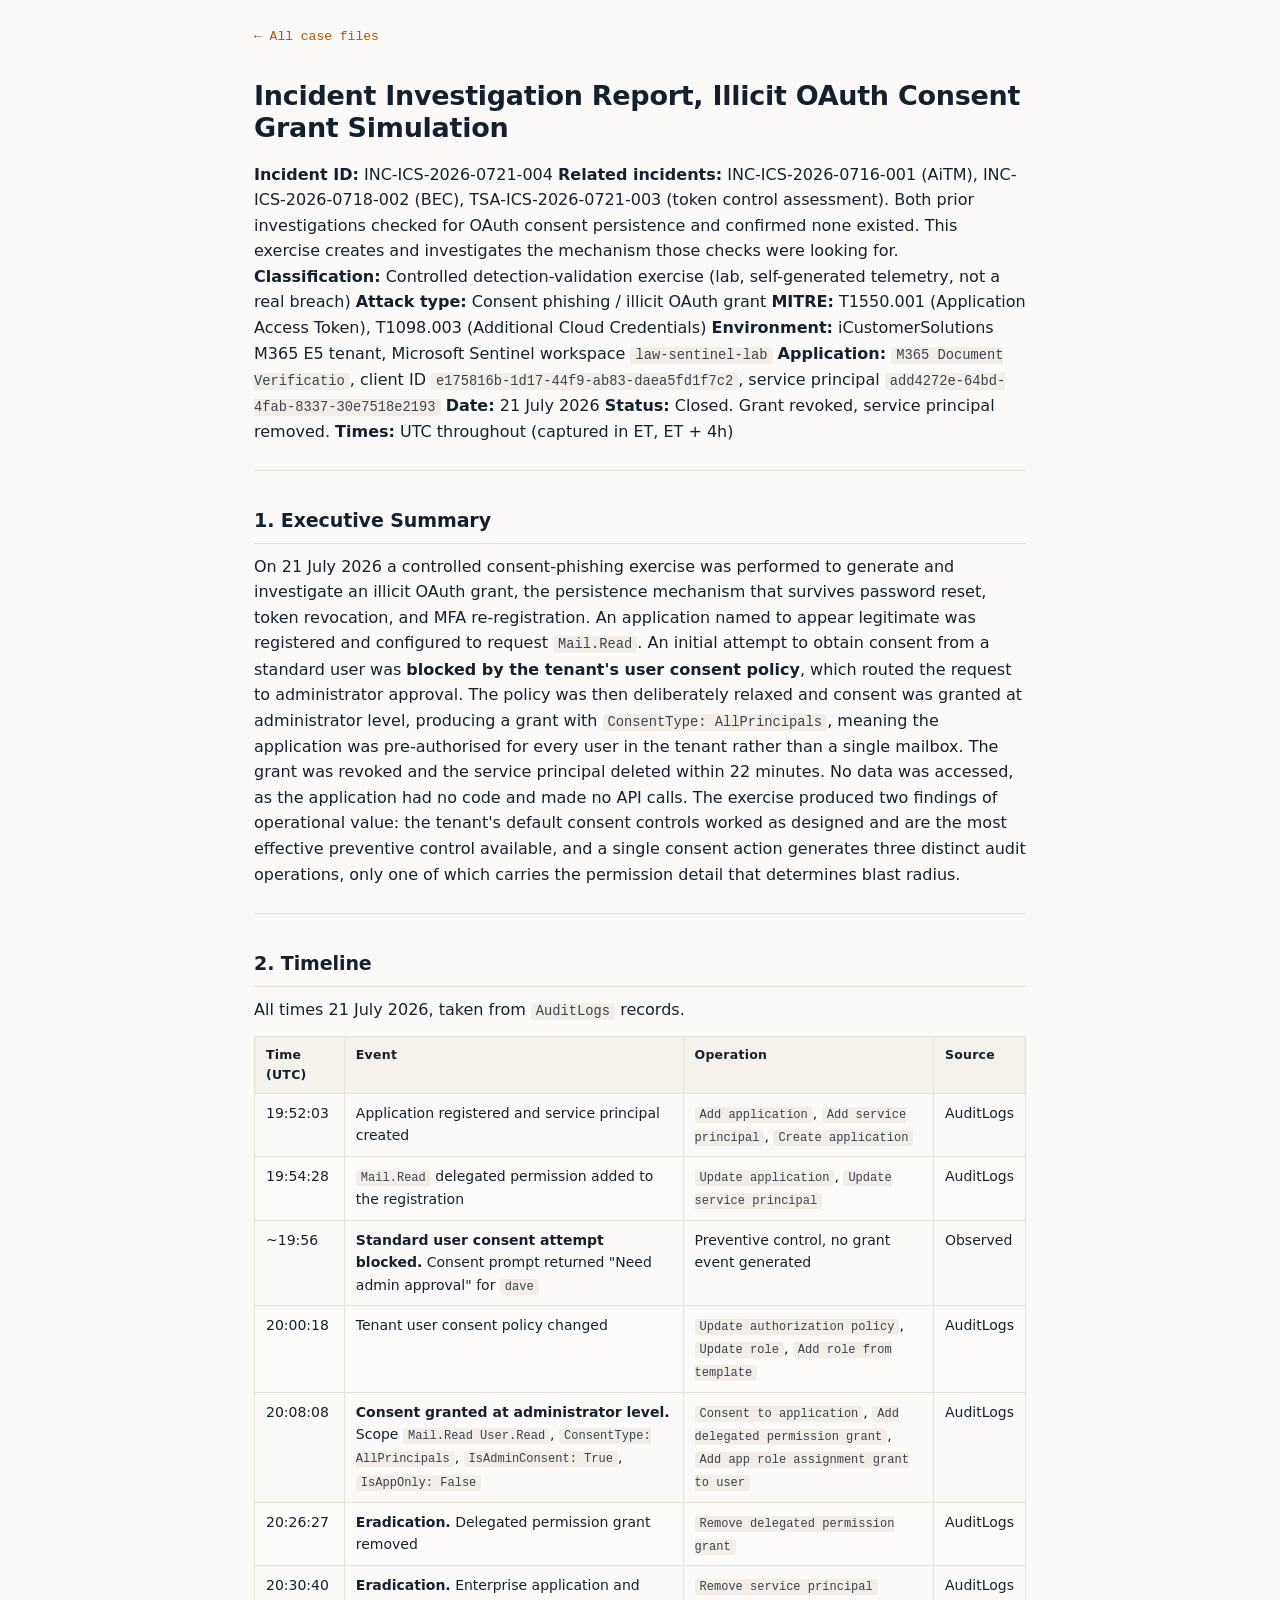
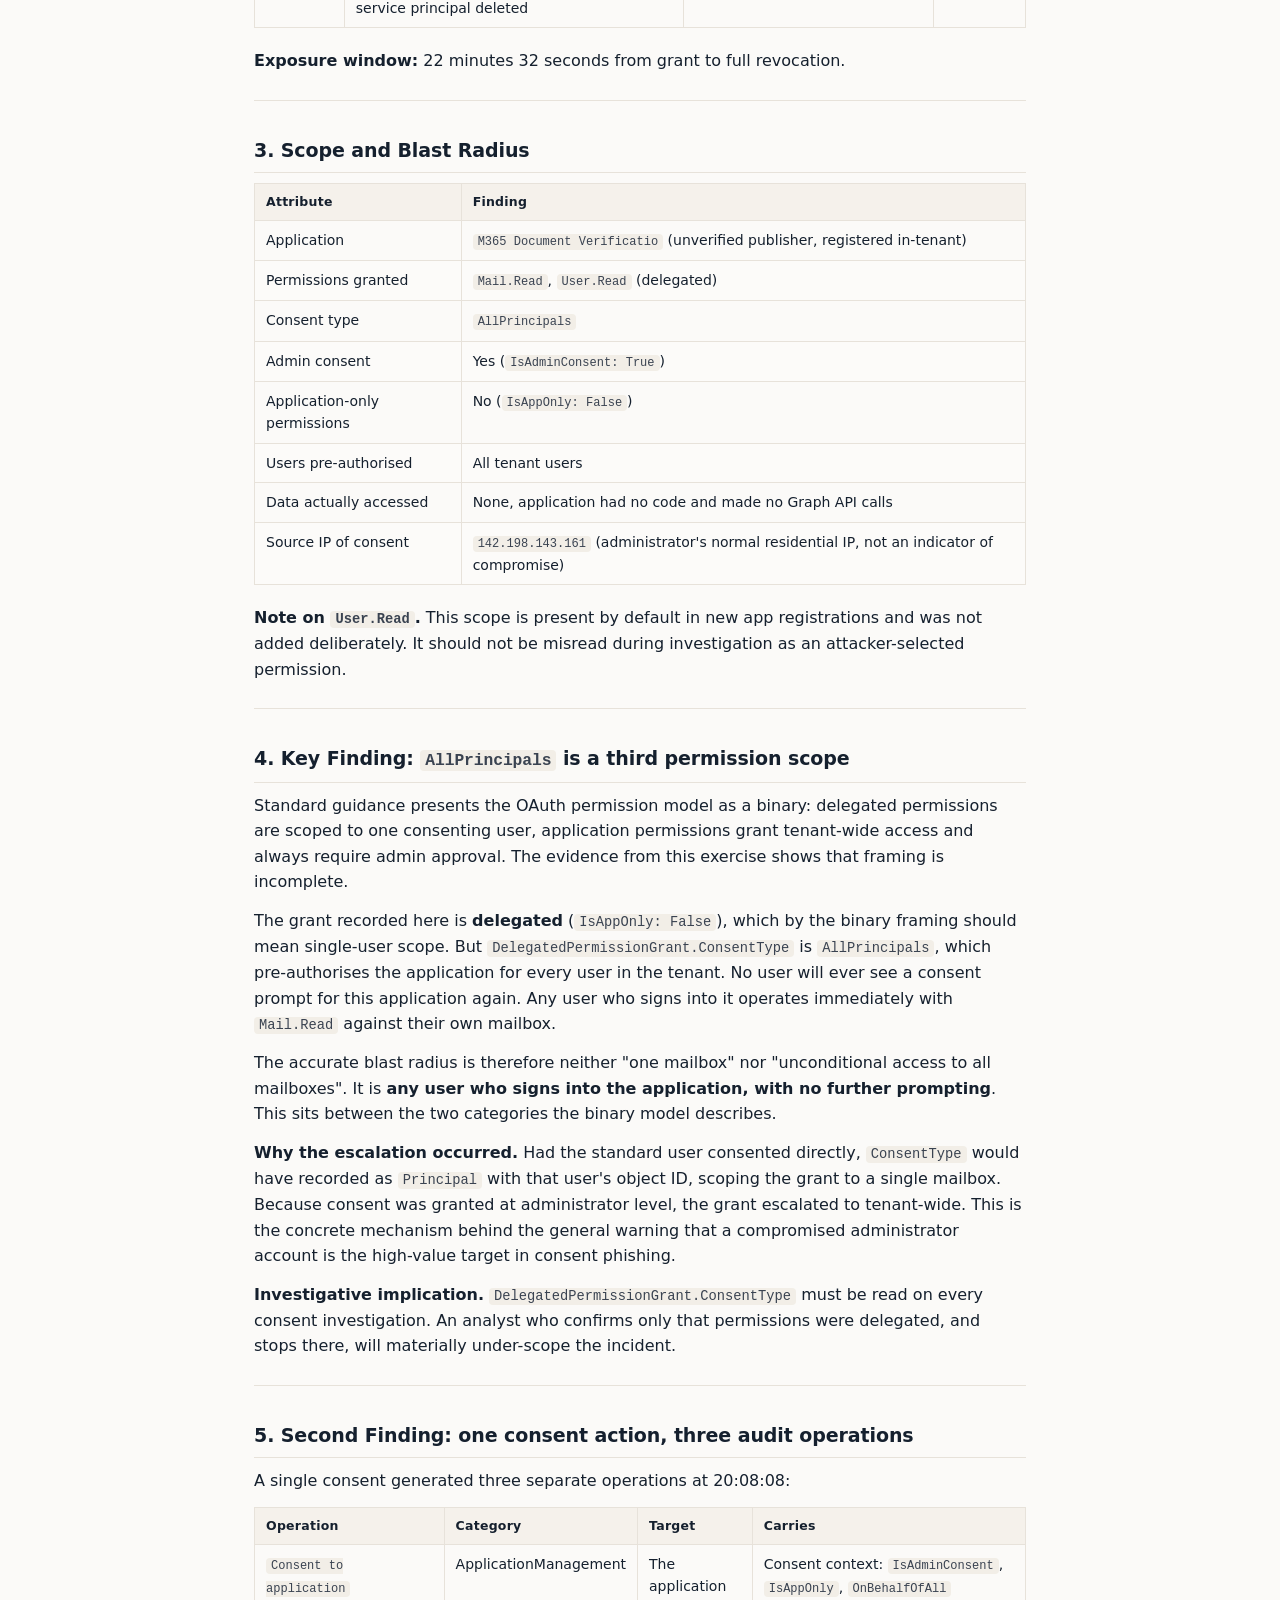
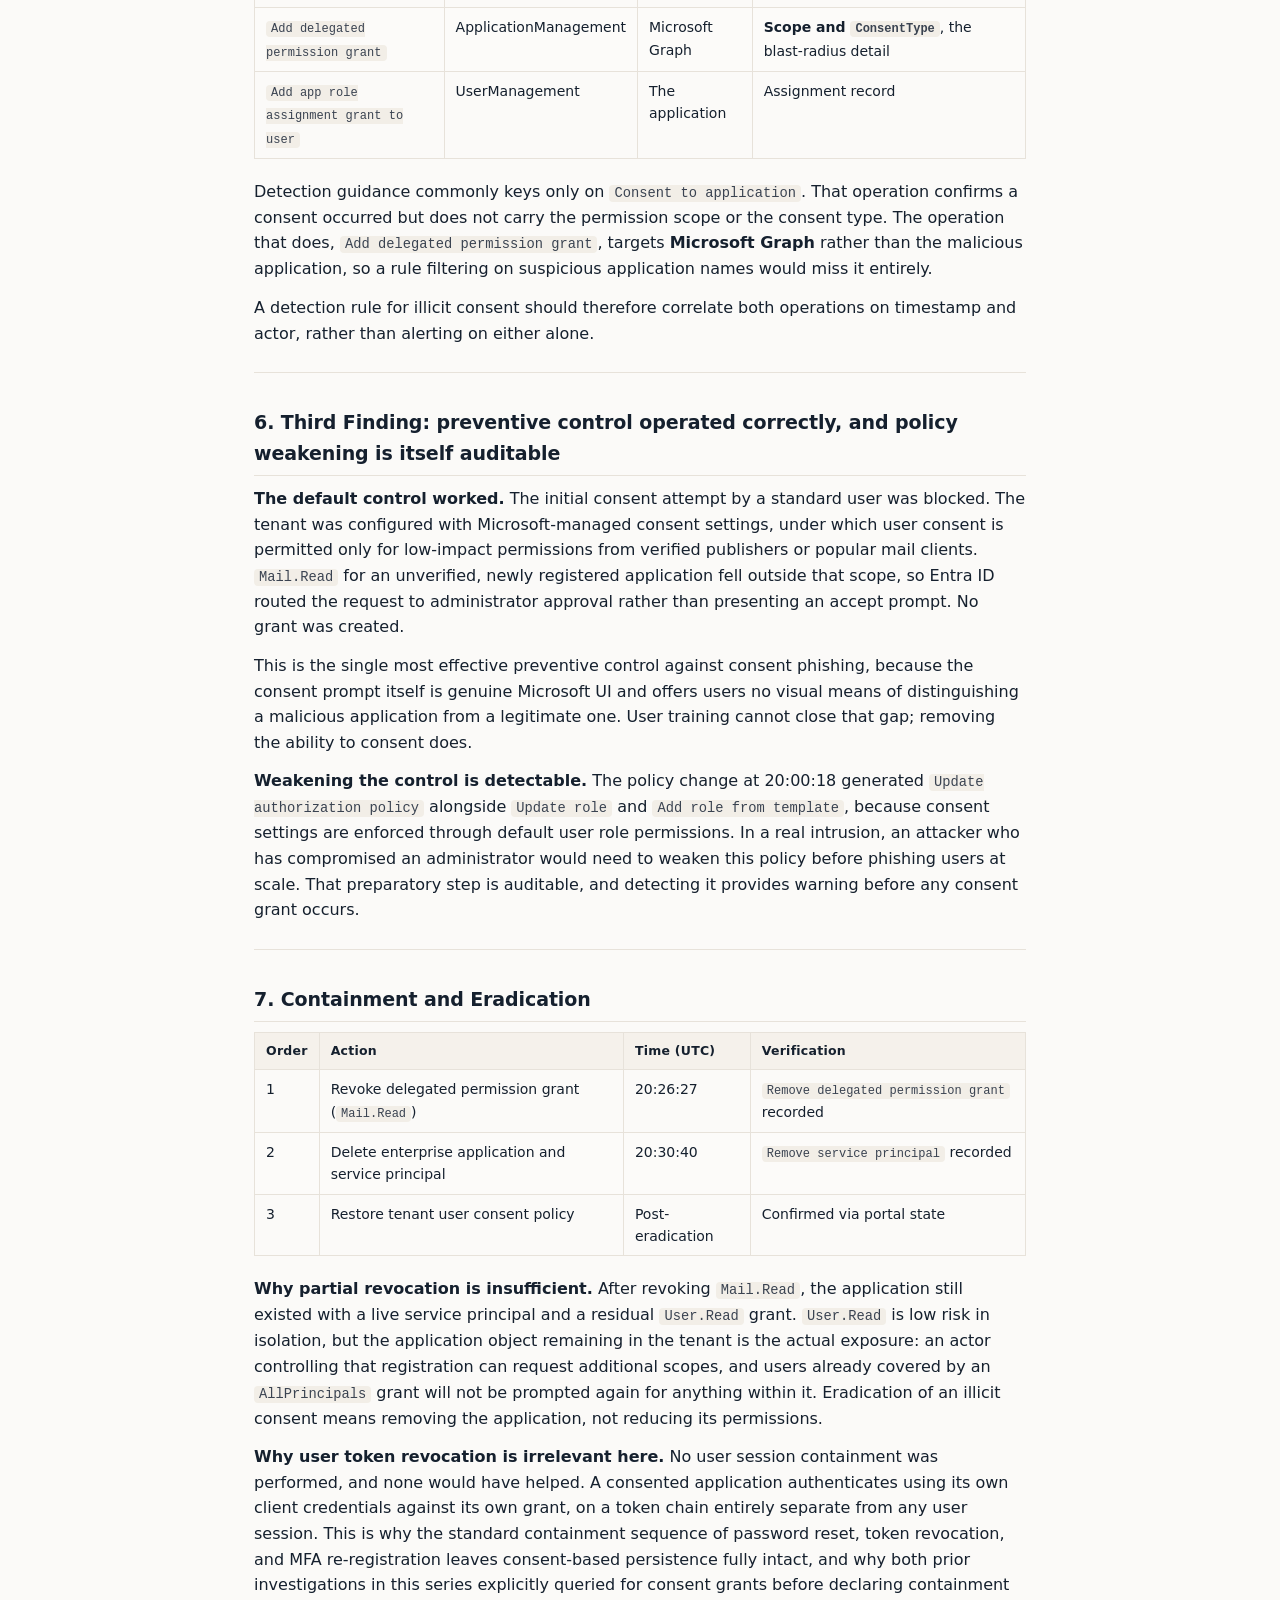
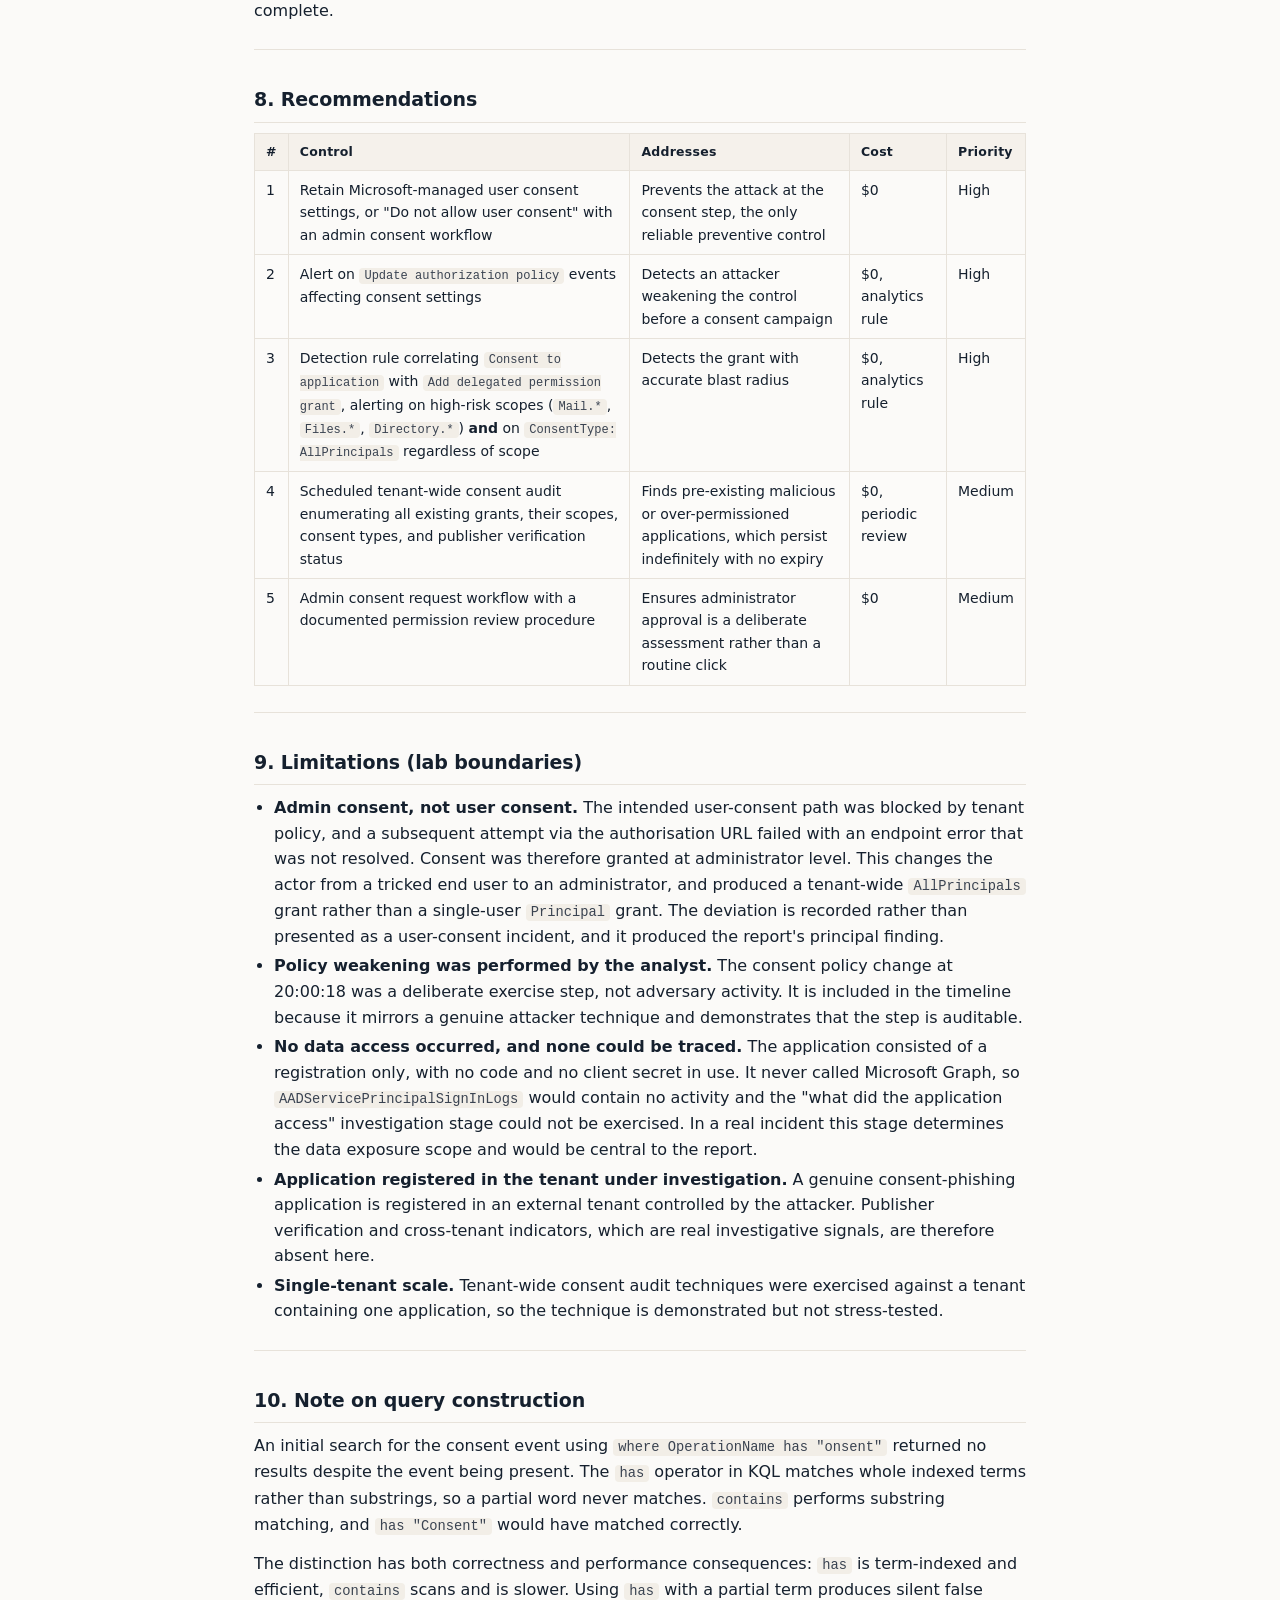
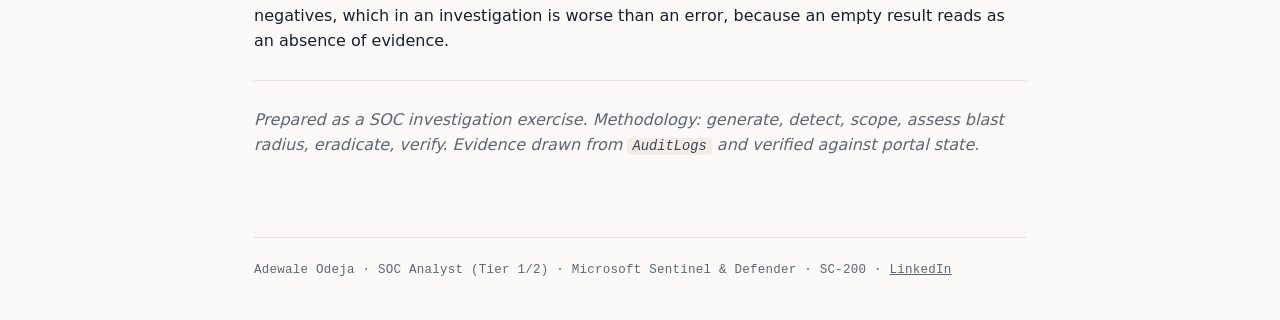
<file: oauth-consent-grant.html>
<!DOCTYPE html>
<html lang="en">
<head>
<meta charset="utf-8">
<meta name="viewport" content="width=device-width, initial-scale=1">
<title>Illicit OAuth Consent Grant — Adewale Odeja</title>
<meta name="description" content="Consent-phishing grant investigated through AuditLogs. Identified tenant-wide (AllPrincipals) blast radius across three consent audit operations; erad">
<link rel="stylesheet" href="styles.css">
</head>
<body>
<div class="wrap">
<nav class="report-nav"><a href="index.html">&larr; All case files</a></nav>
<article class="report">
<h1
id="incident-investigation-report-illicit-oauth-consent-grant-simulation">Incident
Investigation Report, Illicit OAuth Consent Grant Simulation</h1>
<p><strong>Incident ID:</strong> INC-ICS-2026-0721-004 <strong>Related
incidents:</strong> INC-ICS-2026-0716-001 (AiTM), INC-ICS-2026-0718-002
(BEC), TSA-ICS-2026-0721-003 (token control assessment). Both prior
investigations checked for OAuth consent persistence and confirmed none
existed. This exercise creates and investigates the mechanism those
checks were looking for. <strong>Classification:</strong> Controlled
detection-validation exercise (lab, self-generated telemetry, not a real
breach) <strong>Attack type:</strong> Consent phishing / illicit OAuth
grant <strong>MITRE:</strong> T1550.001 (Application Access Token),
T1098.003 (Additional Cloud Credentials) <strong>Environment:</strong>
iCustomerSolutions M365 E5 tenant, Microsoft Sentinel workspace
<code>law-sentinel-lab</code> <strong>Application:</strong>
<code>M365 Document Verificatio</code>, client ID
<code>e175816b-1d17-44f9-ab83-daea5fd1f7c2</code>, service principal
<code>add4272e-64bd-4fab-8337-30e7518e2193</code> <strong>Date:</strong>
21 July 2026 <strong>Status:</strong> Closed. Grant revoked, service
principal removed. <strong>Times:</strong> UTC throughout (captured in
ET, ET + 4h)</p>
<hr />
<h2 id="1-executive-summary">1. Executive Summary</h2>
<p>On 21 July 2026 a controlled consent-phishing exercise was performed
to generate and investigate an illicit OAuth grant, the persistence
mechanism that survives password reset, token revocation, and MFA
re-registration. An application named to appear legitimate was
registered and configured to request <code>Mail.Read</code>. An initial
attempt to obtain consent from a standard user was <strong>blocked by
the tenant's user consent policy</strong>, which routed the request to
administrator approval. The policy was then deliberately relaxed and
consent was granted at administrator level, producing a grant with
<code>ConsentType: AllPrincipals</code>, meaning the application was
pre-authorised for every user in the tenant rather than a single
mailbox. The grant was revoked and the service principal deleted within
22 minutes. No data was accessed, as the application had no code and
made no API calls. The exercise produced two findings of operational
value: the tenant's default consent controls worked as designed and are
the most effective preventive control available, and a single consent
action generates three distinct audit operations, only one of which
carries the permission detail that determines blast radius.</p>
<hr />
<h2 id="2-timeline">2. Timeline</h2>
<p>All times 21 July 2026, taken from <code>AuditLogs</code>
records.</p>
<table>
<thead>
<tr class="header">
<th>Time (UTC)</th>
<th>Event</th>
<th>Operation</th>
<th>Source</th>
</tr>
</thead>
<tbody>
<tr class="odd">
<td>19:52:03</td>
<td>Application registered and service principal created</td>
<td><code>Add application</code>, <code>Add service principal</code>,
<code>Create application</code></td>
<td>AuditLogs</td>
</tr>
<tr class="even">
<td>19:54:28</td>
<td><code>Mail.Read</code> delegated permission added to the
registration</td>
<td><code>Update application</code>,
<code>Update service principal</code></td>
<td>AuditLogs</td>
</tr>
<tr class="odd">
<td>~19:56</td>
<td><strong>Standard user consent attempt blocked.</strong> Consent
prompt returned "Need admin approval" for <code>dave</code></td>
<td>Preventive control, no grant event generated</td>
<td>Observed</td>
</tr>
<tr class="even">
<td>20:00:18</td>
<td>Tenant user consent policy changed</td>
<td><code>Update authorization policy</code>, <code>Update role</code>,
<code>Add role from template</code></td>
<td>AuditLogs</td>
</tr>
<tr class="odd">
<td>20:08:08</td>
<td><strong>Consent granted at administrator level.</strong> Scope
<code>Mail.Read User.Read</code>,
<code>ConsentType: AllPrincipals</code>,
<code>IsAdminConsent: True</code>, <code>IsAppOnly: False</code></td>
<td><code>Consent to application</code>,
<code>Add delegated permission grant</code>,
<code>Add app role assignment grant to user</code></td>
<td>AuditLogs</td>
</tr>
<tr class="even">
<td>20:26:27</td>
<td><strong>Eradication.</strong> Delegated permission grant
removed</td>
<td><code>Remove delegated permission grant</code></td>
<td>AuditLogs</td>
</tr>
<tr class="odd">
<td>20:30:40</td>
<td><strong>Eradication.</strong> Enterprise application and service
principal deleted</td>
<td><code>Remove service principal</code></td>
<td>AuditLogs</td>
</tr>
</tbody>
</table>
<p><strong>Exposure window:</strong> 22 minutes 32 seconds from grant to
full revocation.</p>
<hr />
<h2 id="3-scope-and-blast-radius">3. Scope and Blast Radius</h2>
<table>
<thead>
<tr class="header">
<th>Attribute</th>
<th>Finding</th>
</tr>
</thead>
<tbody>
<tr class="odd">
<td>Application</td>
<td><code>M365 Document Verificatio</code> (unverified publisher,
registered in-tenant)</td>
</tr>
<tr class="even">
<td>Permissions granted</td>
<td><code>Mail.Read</code>, <code>User.Read</code> (delegated)</td>
</tr>
<tr class="odd">
<td>Consent type</td>
<td><code>AllPrincipals</code></td>
</tr>
<tr class="even">
<td>Admin consent</td>
<td>Yes (<code>IsAdminConsent: True</code>)</td>
</tr>
<tr class="odd">
<td>Application-only permissions</td>
<td>No (<code>IsAppOnly: False</code>)</td>
</tr>
<tr class="even">
<td>Users pre-authorised</td>
<td>All tenant users</td>
</tr>
<tr class="odd">
<td>Data actually accessed</td>
<td>None, application had no code and made no Graph API calls</td>
</tr>
<tr class="even">
<td>Source IP of consent</td>
<td><code>142.198.143.161</code> (administrator's normal residential IP,
not an indicator of compromise)</td>
</tr>
</tbody>
</table>
<p><strong>Note on <code>User.Read</code>.</strong> This scope is
present by default in new app registrations and was not added
deliberately. It should not be misread during investigation as an
attacker-selected permission.</p>
<hr />
<h2 id="4-key-finding-allprincipals-is-a-third-permission-scope">4. Key
Finding: <code>AllPrincipals</code> is a third permission scope</h2>
<p>Standard guidance presents the OAuth permission model as a binary:
delegated permissions are scoped to one consenting user, application
permissions grant tenant-wide access and always require admin approval.
The evidence from this exercise shows that framing is incomplete.</p>
<p>The grant recorded here is <strong>delegated</strong>
(<code>IsAppOnly: False</code>), which by the binary framing should mean
single-user scope. But <code>DelegatedPermissionGrant.ConsentType</code>
is <code>AllPrincipals</code>, which pre-authorises the application for
every user in the tenant. No user will ever see a consent prompt for
this application again. Any user who signs into it operates immediately
with <code>Mail.Read</code> against their own mailbox.</p>
<p>The accurate blast radius is therefore neither "one mailbox" nor
"unconditional access to all mailboxes". It is <strong>any user who
signs into the application, with no further prompting</strong>. This
sits between the two categories the binary model describes.</p>
<p><strong>Why the escalation occurred.</strong> Had the standard user
consented directly, <code>ConsentType</code> would have recorded as
<code>Principal</code> with that user's object ID, scoping the grant to
a single mailbox. Because consent was granted at administrator level,
the grant escalated to tenant-wide. This is the concrete mechanism
behind the general warning that a compromised administrator account is
the high-value target in consent phishing.</p>
<p><strong>Investigative implication.</strong>
<code>DelegatedPermissionGrant.ConsentType</code> must be read on every
consent investigation. An analyst who confirms only that permissions
were delegated, and stops there, will materially under-scope the
incident.</p>
<hr />
<h2 id="5-second-finding-one-consent-action-three-audit-operations">5.
Second Finding: one consent action, three audit operations</h2>
<p>A single consent generated three separate operations at 20:08:08:</p>
<table>
<thead>
<tr class="header">
<th>Operation</th>
<th>Category</th>
<th>Target</th>
<th>Carries</th>
</tr>
</thead>
<tbody>
<tr class="odd">
<td><code>Consent to application</code></td>
<td>ApplicationManagement</td>
<td>The application</td>
<td>Consent context: <code>IsAdminConsent</code>,
<code>IsAppOnly</code>, <code>OnBehalfOfAll</code></td>
</tr>
<tr class="even">
<td><code>Add delegated permission grant</code></td>
<td>ApplicationManagement</td>
<td>Microsoft Graph</td>
<td><strong>Scope and <code>ConsentType</code></strong>, the
blast-radius detail</td>
</tr>
<tr class="odd">
<td><code>Add app role assignment grant to user</code></td>
<td>UserManagement</td>
<td>The application</td>
<td>Assignment record</td>
</tr>
</tbody>
</table>
<p>Detection guidance commonly keys only on
<code>Consent to application</code>. That operation confirms a consent
occurred but does not carry the permission scope or the consent type.
The operation that does, <code>Add delegated permission grant</code>,
targets <strong>Microsoft Graph</strong> rather than the malicious
application, so a rule filtering on suspicious application names would
miss it entirely.</p>
<p>A detection rule for illicit consent should therefore correlate both
operations on timestamp and actor, rather than alerting on either
alone.</p>
<hr />
<h2
id="6-third-finding-preventive-control-operated-correctly-and-policy-weakening-is-itself-auditable">6.
Third Finding: preventive control operated correctly, and policy
weakening is itself auditable</h2>
<p><strong>The default control worked.</strong> The initial consent
attempt by a standard user was blocked. The tenant was configured with
Microsoft-managed consent settings, under which user consent is
permitted only for low-impact permissions from verified publishers or
popular mail clients. <code>Mail.Read</code> for an unverified, newly
registered application fell outside that scope, so Entra ID routed the
request to administrator approval rather than presenting an accept
prompt. No grant was created.</p>
<p>This is the single most effective preventive control against consent
phishing, because the consent prompt itself is genuine Microsoft UI and
offers users no visual means of distinguishing a malicious application
from a legitimate one. User training cannot close that gap; removing the
ability to consent does.</p>
<p><strong>Weakening the control is detectable.</strong> The policy
change at 20:00:18 generated <code>Update authorization policy</code>
alongside <code>Update role</code> and
<code>Add role from template</code>, because consent settings are
enforced through default user role permissions. In a real intrusion, an
attacker who has compromised an administrator would need to weaken this
policy before phishing users at scale. That preparatory step is
auditable, and detecting it provides warning before any consent grant
occurs.</p>
<hr />
<h2 id="7-containment-and-eradication">7. Containment and
Eradication</h2>
<table>
<thead>
<tr class="header">
<th>Order</th>
<th>Action</th>
<th>Time (UTC)</th>
<th>Verification</th>
</tr>
</thead>
<tbody>
<tr class="odd">
<td>1</td>
<td>Revoke delegated permission grant (<code>Mail.Read</code>)</td>
<td>20:26:27</td>
<td><code>Remove delegated permission grant</code> recorded</td>
</tr>
<tr class="even">
<td>2</td>
<td>Delete enterprise application and service principal</td>
<td>20:30:40</td>
<td><code>Remove service principal</code> recorded</td>
</tr>
<tr class="odd">
<td>3</td>
<td>Restore tenant user consent policy</td>
<td>Post-eradication</td>
<td>Confirmed via portal state</td>
</tr>
</tbody>
</table>
<p><strong>Why partial revocation is insufficient.</strong> After
revoking <code>Mail.Read</code>, the application still existed with a
live service principal and a residual <code>User.Read</code> grant.
<code>User.Read</code> is low risk in isolation, but the application
object remaining in the tenant is the actual exposure: an actor
controlling that registration can request additional scopes, and users
already covered by an <code>AllPrincipals</code> grant will not be
prompted again for anything within it. Eradication of an illicit consent
means removing the application, not reducing its permissions.</p>
<p><strong>Why user token revocation is irrelevant here.</strong> No
user session containment was performed, and none would have helped. A
consented application authenticates using its own client credentials
against its own grant, on a token chain entirely separate from any user
session. This is why the standard containment sequence of password
reset, token revocation, and MFA re-registration leaves consent-based
persistence fully intact, and why both prior investigations in this
series explicitly queried for consent grants before declaring
containment complete.</p>
<hr />
<h2 id="8-recommendations">8. Recommendations</h2>
<table>
<thead>
<tr class="header">
<th>#</th>
<th>Control</th>
<th>Addresses</th>
<th>Cost</th>
<th>Priority</th>
</tr>
</thead>
<tbody>
<tr class="odd">
<td>1</td>
<td>Retain Microsoft-managed user consent settings, or "Do not allow
user consent" with an admin consent workflow</td>
<td>Prevents the attack at the consent step, the only reliable
preventive control</td>
<td>$0</td>
<td>High</td>
</tr>
<tr class="even">
<td>2</td>
<td>Alert on <code>Update authorization policy</code> events affecting
consent settings</td>
<td>Detects an attacker weakening the control before a consent
campaign</td>
<td>$0, analytics rule</td>
<td>High</td>
</tr>
<tr class="odd">
<td>3</td>
<td>Detection rule correlating <code>Consent to application</code> with
<code>Add delegated permission grant</code>, alerting on high-risk
scopes (<code>Mail.*</code>, <code>Files.*</code>,
<code>Directory.*</code>) <strong>and</strong> on
<code>ConsentType: AllPrincipals</code> regardless of scope</td>
<td>Detects the grant with accurate blast radius</td>
<td>$0, analytics rule</td>
<td>High</td>
</tr>
<tr class="even">
<td>4</td>
<td>Scheduled tenant-wide consent audit enumerating all existing grants,
their scopes, consent types, and publisher verification status</td>
<td>Finds pre-existing malicious or over-permissioned applications,
which persist indefinitely with no expiry</td>
<td>$0, periodic review</td>
<td>Medium</td>
</tr>
<tr class="odd">
<td>5</td>
<td>Admin consent request workflow with a documented permission review
procedure</td>
<td>Ensures administrator approval is a deliberate assessment rather
than a routine click</td>
<td>$0</td>
<td>Medium</td>
</tr>
</tbody>
</table>
<hr />
<h2 id="9-limitations-lab-boundaries">9. Limitations (lab
boundaries)</h2>
<ul>
<li><strong>Admin consent, not user consent.</strong> The intended
user-consent path was blocked by tenant policy, and a subsequent attempt
via the authorisation URL failed with an endpoint error that was not
resolved. Consent was therefore granted at administrator level. This
changes the actor from a tricked end user to an administrator, and
produced a tenant-wide <code>AllPrincipals</code> grant rather than a
single-user <code>Principal</code> grant. The deviation is recorded
rather than presented as a user-consent incident, and it produced the
report's principal finding.</li>
<li><strong>Policy weakening was performed by the analyst.</strong> The
consent policy change at 20:00:18 was a deliberate exercise step, not
adversary activity. It is included in the timeline because it mirrors a
genuine attacker technique and demonstrates that the step is
auditable.</li>
<li><strong>No data access occurred, and none could be traced.</strong>
The application consisted of a registration only, with no code and no
client secret in use. It never called Microsoft Graph, so
<code>AADServicePrincipalSignInLogs</code> would contain no activity and
the "what did the application access" investigation stage could not be
exercised. In a real incident this stage determines the data exposure
scope and would be central to the report.</li>
<li><strong>Application registered in the tenant under
investigation.</strong> A genuine consent-phishing application is
registered in an external tenant controlled by the attacker. Publisher
verification and cross-tenant indicators, which are real investigative
signals, are therefore absent here.</li>
<li><strong>Single-tenant scale.</strong> Tenant-wide consent audit
techniques were exercised against a tenant containing one application,
so the technique is demonstrated but not stress-tested.</li>
</ul>
<hr />
<h2 id="10-note-on-query-construction">10. Note on query
construction</h2>
<p>An initial search for the consent event using
<code>where OperationName has "onsent"</code> returned no results
despite the event being present. The <code>has</code> operator in KQL
matches whole indexed terms rather than substrings, so a partial word
never matches. <code>contains</code> performs substring matching, and
<code>has "Consent"</code> would have matched correctly.</p>
<p>The distinction has both correctness and performance consequences:
<code>has</code> is term-indexed and efficient, <code>contains</code>
scans and is slower. Using <code>has</code> with a partial term produces
silent false negatives, which in an investigation is worse than an
error, because an empty result reads as an absence of evidence.</p>
<hr />
<p><em>Prepared as a SOC investigation exercise. Methodology: generate,
detect, scope, assess blast radius, eradicate, verify. Evidence drawn
from <code>AuditLogs</code> and verified against portal state.</em></p>

</article>
<footer class="sitefoot">Adewale Odeja &middot; SOC Analyst (Tier 1/2) &middot; Microsoft Sentinel &amp; Defender &middot; SC-200 &middot; <a href="https://www.linkedin.com/in/adewaleodeja/">LinkedIn</a></footer>
</div>
</body>
</html>
</file>
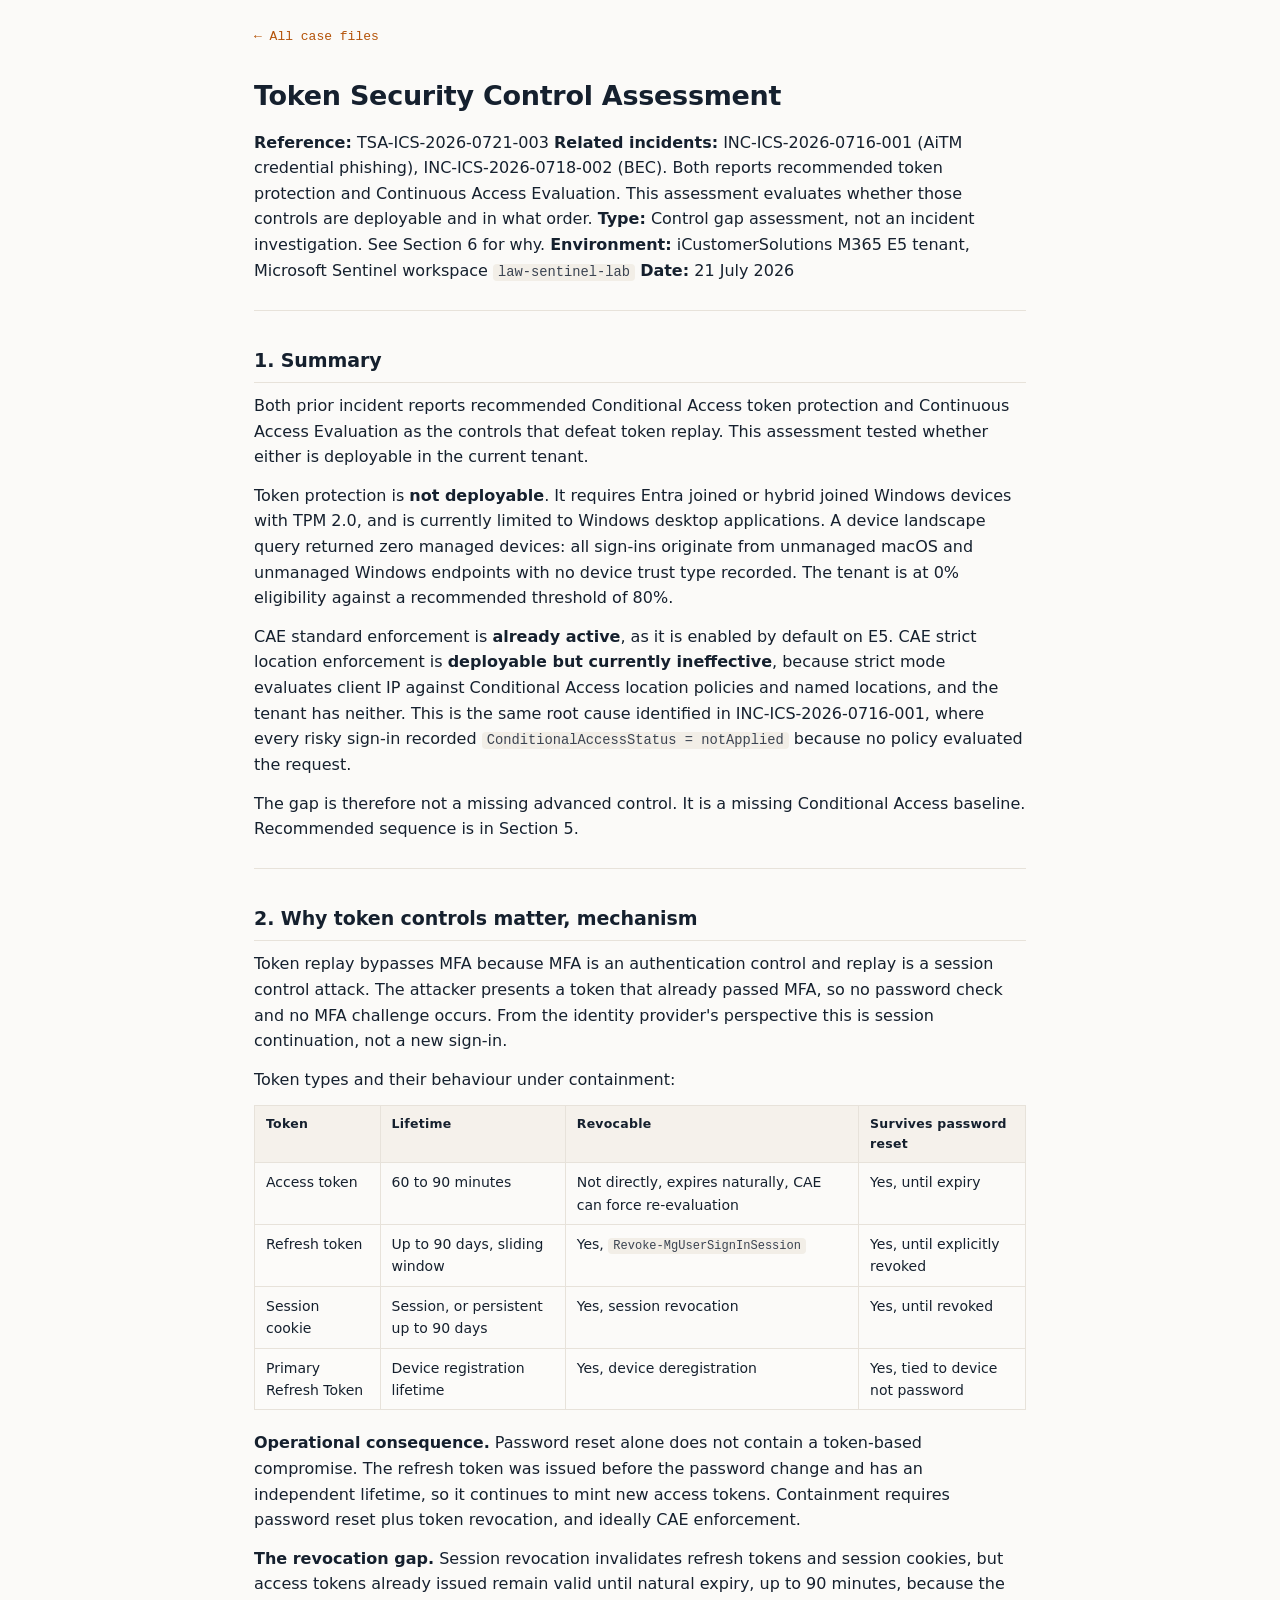
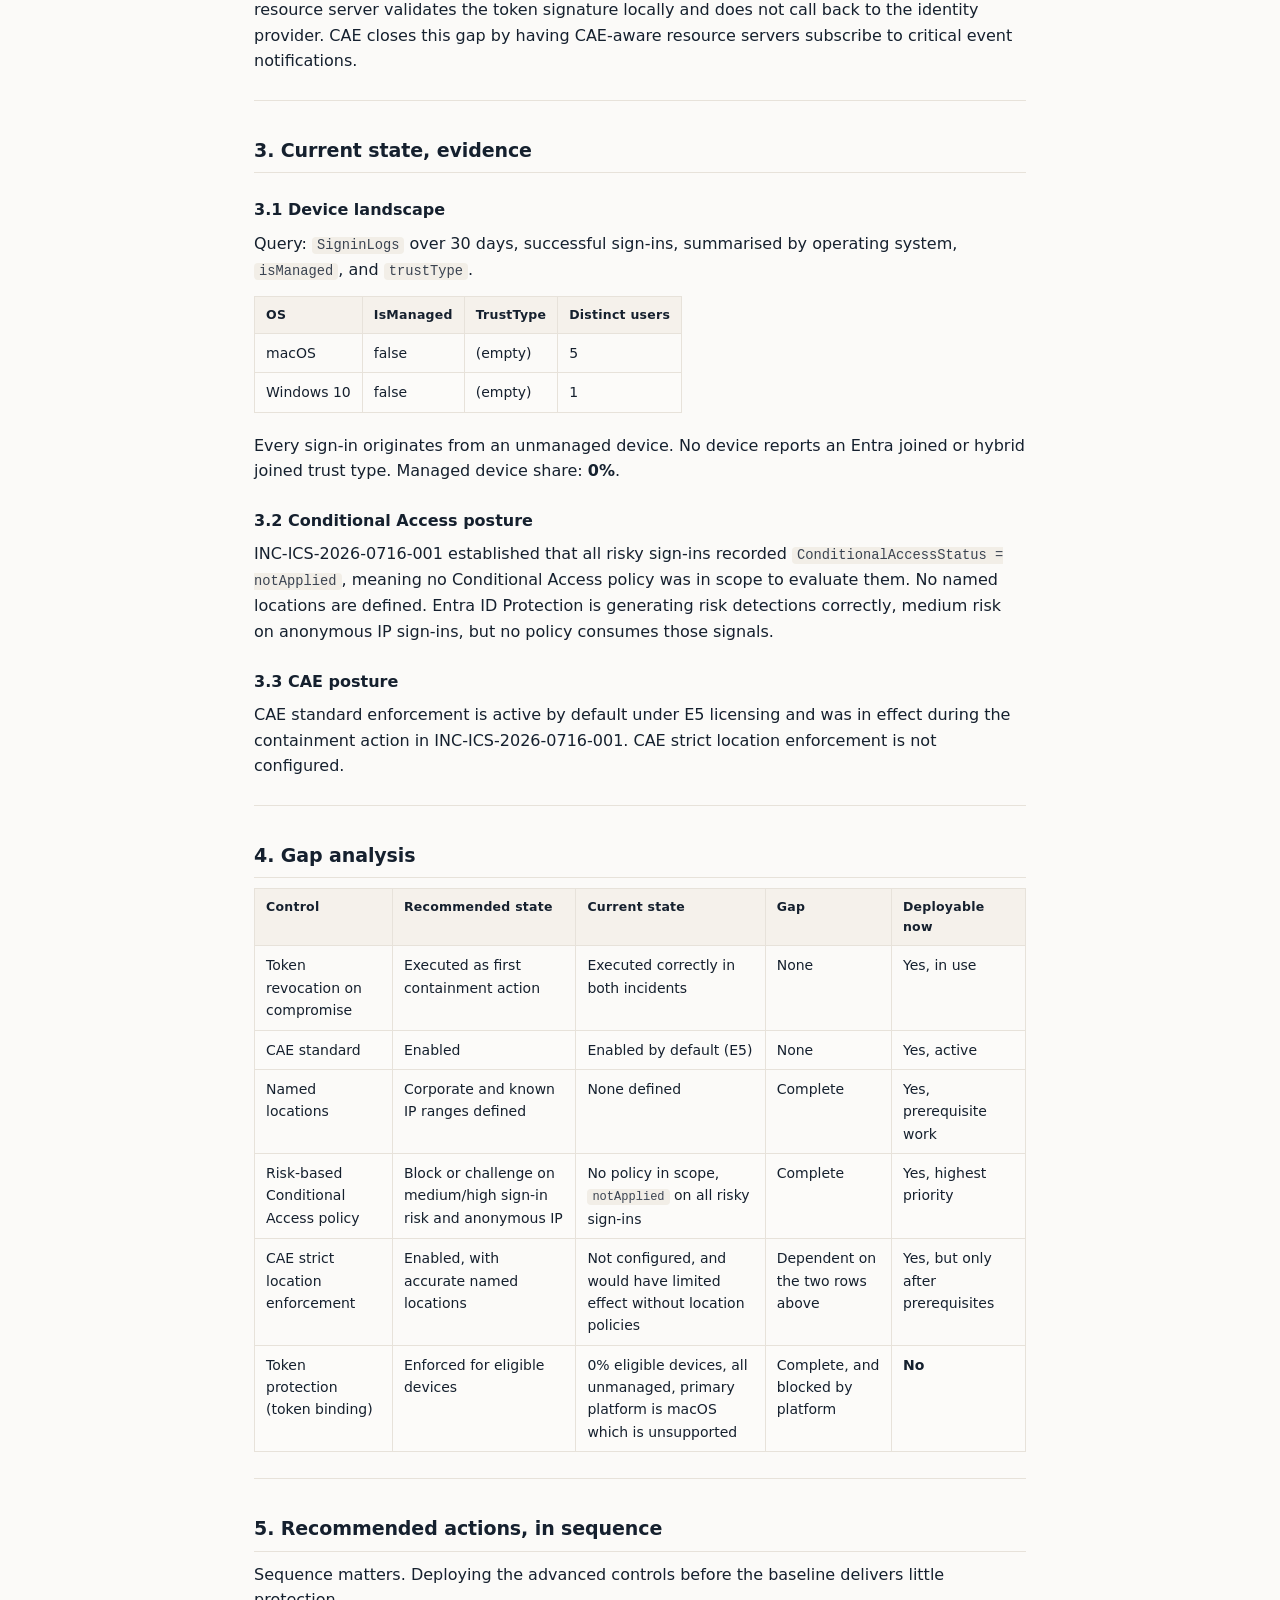
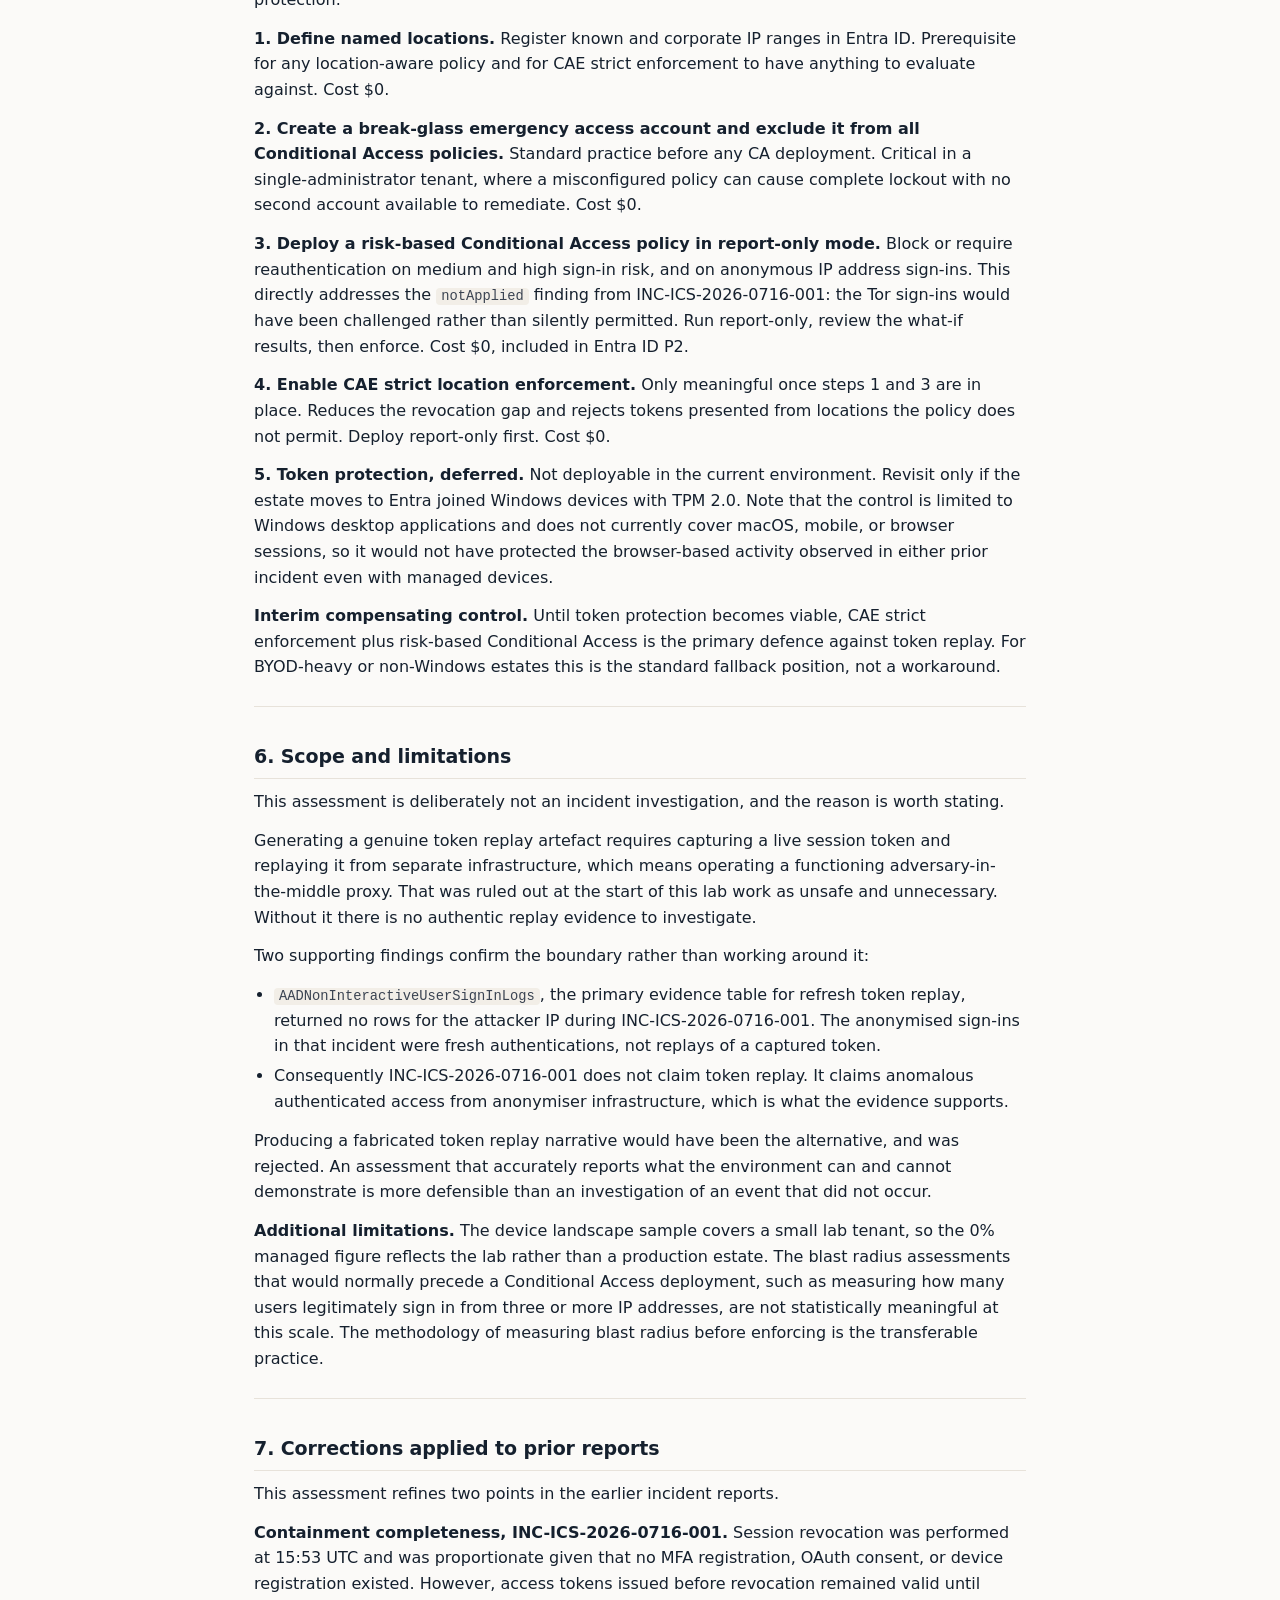
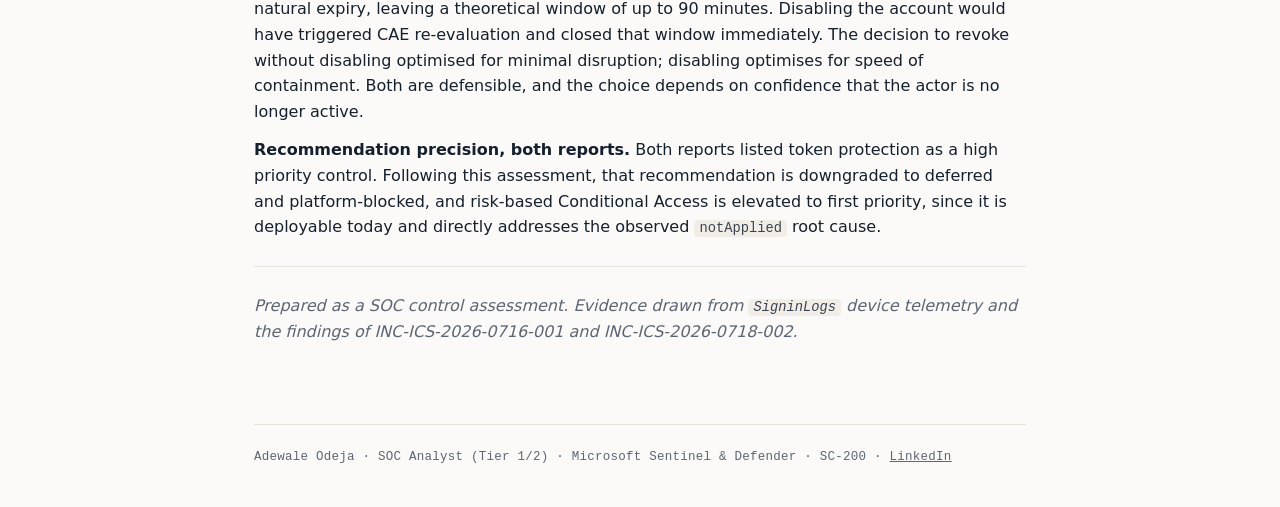
<file: token-control-assessment.html>
<!DOCTYPE html>
<html lang="en">
<head>
<meta charset="utf-8">
<meta name="viewport" content="width=device-width, initial-scale=1">
<title>Token-Replay Control Assessment — Adewale Odeja</title>
<meta name="description" content="Assessed CAE and Conditional Access token protection against tenant state. Identified a missing Conditional Access baseline as the root gap and re-pri">
<link rel="stylesheet" href="styles.css">
</head>
<body>
<div class="wrap">
<nav class="report-nav"><a href="index.html">&larr; All case files</a></nav>
<article class="report">
<h1 id="token-security-control-assessment">Token Security Control
Assessment</h1>
<p><strong>Reference:</strong> TSA-ICS-2026-0721-003 <strong>Related
incidents:</strong> INC-ICS-2026-0716-001 (AiTM credential phishing),
INC-ICS-2026-0718-002 (BEC). Both reports recommended token protection
and Continuous Access Evaluation. This assessment evaluates whether
those controls are deployable and in what order. <strong>Type:</strong>
Control gap assessment, not an incident investigation. See Section 6 for
why. <strong>Environment:</strong> iCustomerSolutions M365 E5 tenant,
Microsoft Sentinel workspace <code>law-sentinel-lab</code>
<strong>Date:</strong> 21 July 2026</p>
<hr />
<h2 id="1-summary">1. Summary</h2>
<p>Both prior incident reports recommended Conditional Access token
protection and Continuous Access Evaluation as the controls that defeat
token replay. This assessment tested whether either is deployable in the
current tenant.</p>
<p>Token protection is <strong>not deployable</strong>. It requires
Entra joined or hybrid joined Windows devices with TPM 2.0, and is
currently limited to Windows desktop applications. A device landscape
query returned zero managed devices: all sign-ins originate from
unmanaged macOS and unmanaged Windows endpoints with no device trust
type recorded. The tenant is at 0% eligibility against a recommended
threshold of 80%.</p>
<p>CAE standard enforcement is <strong>already active</strong>, as it is
enabled by default on E5. CAE strict location enforcement is
<strong>deployable but currently ineffective</strong>, because strict
mode evaluates client IP against Conditional Access location policies
and named locations, and the tenant has neither. This is the same root
cause identified in INC-ICS-2026-0716-001, where every risky sign-in
recorded <code>ConditionalAccessStatus = notApplied</code> because no
policy evaluated the request.</p>
<p>The gap is therefore not a missing advanced control. It is a missing
Conditional Access baseline. Recommended sequence is in Section 5.</p>
<hr />
<h2 id="2-why-token-controls-matter-mechanism">2. Why token controls
matter, mechanism</h2>
<p>Token replay bypasses MFA because MFA is an authentication control
and replay is a session control attack. The attacker presents a token
that already passed MFA, so no password check and no MFA challenge
occurs. From the identity provider's perspective this is session
continuation, not a new sign-in.</p>
<p>Token types and their behaviour under containment:</p>
<table>
<thead>
<tr class="header">
<th>Token</th>
<th>Lifetime</th>
<th>Revocable</th>
<th>Survives password reset</th>
</tr>
</thead>
<tbody>
<tr class="odd">
<td>Access token</td>
<td>60 to 90 minutes</td>
<td>Not directly, expires naturally, CAE can force re-evaluation</td>
<td>Yes, until expiry</td>
</tr>
<tr class="even">
<td>Refresh token</td>
<td>Up to 90 days, sliding window</td>
<td>Yes, <code>Revoke-MgUserSignInSession</code></td>
<td>Yes, until explicitly revoked</td>
</tr>
<tr class="odd">
<td>Session cookie</td>
<td>Session, or persistent up to 90 days</td>
<td>Yes, session revocation</td>
<td>Yes, until revoked</td>
</tr>
<tr class="even">
<td>Primary Refresh Token</td>
<td>Device registration lifetime</td>
<td>Yes, device deregistration</td>
<td>Yes, tied to device not password</td>
</tr>
</tbody>
</table>
<p><strong>Operational consequence.</strong> Password reset alone does
not contain a token-based compromise. The refresh token was issued
before the password change and has an independent lifetime, so it
continues to mint new access tokens. Containment requires password reset
plus token revocation, and ideally CAE enforcement.</p>
<p><strong>The revocation gap.</strong> Session revocation invalidates
refresh tokens and session cookies, but access tokens already issued
remain valid until natural expiry, up to 90 minutes, because the
resource server validates the token signature locally and does not call
back to the identity provider. CAE closes this gap by having CAE-aware
resource servers subscribe to critical event notifications.</p>
<hr />
<h2 id="3-current-state-evidence">3. Current state, evidence</h2>
<h3 id="31-device-landscape">3.1 Device landscape</h3>
<p>Query: <code>SigninLogs</code> over 30 days, successful sign-ins,
summarised by operating system, <code>isManaged</code>, and
<code>trustType</code>.</p>
<table>
<thead>
<tr class="header">
<th>OS</th>
<th>IsManaged</th>
<th>TrustType</th>
<th>Distinct users</th>
</tr>
</thead>
<tbody>
<tr class="odd">
<td>macOS</td>
<td>false</td>
<td>(empty)</td>
<td>5</td>
</tr>
<tr class="even">
<td>Windows 10</td>
<td>false</td>
<td>(empty)</td>
<td>1</td>
</tr>
</tbody>
</table>
<p>Every sign-in originates from an unmanaged device. No device reports
an Entra joined or hybrid joined trust type. Managed device share:
<strong>0%</strong>.</p>
<h3 id="32-conditional-access-posture">3.2 Conditional Access
posture</h3>
<p>INC-ICS-2026-0716-001 established that all risky sign-ins recorded
<code>ConditionalAccessStatus = notApplied</code>, meaning no
Conditional Access policy was in scope to evaluate them. No named
locations are defined. Entra ID Protection is generating risk detections
correctly, medium risk on anonymous IP sign-ins, but no policy consumes
those signals.</p>
<h3 id="33-cae-posture">3.3 CAE posture</h3>
<p>CAE standard enforcement is active by default under E5 licensing and
was in effect during the containment action in INC-ICS-2026-0716-001.
CAE strict location enforcement is not configured.</p>
<hr />
<h2 id="4-gap-analysis">4. Gap analysis</h2>
<table>
<thead>
<tr class="header">
<th>Control</th>
<th>Recommended state</th>
<th>Current state</th>
<th>Gap</th>
<th>Deployable now</th>
</tr>
</thead>
<tbody>
<tr class="odd">
<td>Token revocation on compromise</td>
<td>Executed as first containment action</td>
<td>Executed correctly in both incidents</td>
<td>None</td>
<td>Yes, in use</td>
</tr>
<tr class="even">
<td>CAE standard</td>
<td>Enabled</td>
<td>Enabled by default (E5)</td>
<td>None</td>
<td>Yes, active</td>
</tr>
<tr class="odd">
<td>Named locations</td>
<td>Corporate and known IP ranges defined</td>
<td>None defined</td>
<td>Complete</td>
<td>Yes, prerequisite work</td>
</tr>
<tr class="even">
<td>Risk-based Conditional Access policy</td>
<td>Block or challenge on medium/high sign-in risk and anonymous IP</td>
<td>No policy in scope, <code>notApplied</code> on all risky
sign-ins</td>
<td>Complete</td>
<td>Yes, highest priority</td>
</tr>
<tr class="odd">
<td>CAE strict location enforcement</td>
<td>Enabled, with accurate named locations</td>
<td>Not configured, and would have limited effect without location
policies</td>
<td>Dependent on the two rows above</td>
<td>Yes, but only after prerequisites</td>
</tr>
<tr class="even">
<td>Token protection (token binding)</td>
<td>Enforced for eligible devices</td>
<td>0% eligible devices, all unmanaged, primary platform is macOS which
is unsupported</td>
<td>Complete, and blocked by platform</td>
<td><strong>No</strong></td>
</tr>
</tbody>
</table>
<hr />
<h2 id="5-recommended-actions-in-sequence">5. Recommended actions, in
sequence</h2>
<p>Sequence matters. Deploying the advanced controls before the baseline
delivers little protection.</p>
<p><strong>1. Define named locations.</strong> Register known and
corporate IP ranges in Entra ID. Prerequisite for any location-aware
policy and for CAE strict enforcement to have anything to evaluate
against. Cost $0.</p>
<p><strong>2. Create a break-glass emergency access account and exclude
it from all Conditional Access policies.</strong> Standard practice
before any CA deployment. Critical in a single-administrator tenant,
where a misconfigured policy can cause complete lockout with no second
account available to remediate. Cost $0.</p>
<p><strong>3. Deploy a risk-based Conditional Access policy in
report-only mode.</strong> Block or require reauthentication on medium
and high sign-in risk, and on anonymous IP address sign-ins. This
directly addresses the <code>notApplied</code> finding from
INC-ICS-2026-0716-001: the Tor sign-ins would have been challenged
rather than silently permitted. Run report-only, review the what-if
results, then enforce. Cost $0, included in Entra ID P2.</p>
<p><strong>4. Enable CAE strict location enforcement.</strong> Only
meaningful once steps 1 and 3 are in place. Reduces the revocation gap
and rejects tokens presented from locations the policy does not permit.
Deploy report-only first. Cost $0.</p>
<p><strong>5. Token protection, deferred.</strong> Not deployable in the
current environment. Revisit only if the estate moves to Entra joined
Windows devices with TPM 2.0. Note that the control is limited to
Windows desktop applications and does not currently cover macOS, mobile,
or browser sessions, so it would not have protected the browser-based
activity observed in either prior incident even with managed
devices.</p>
<p><strong>Interim compensating control.</strong> Until token protection
becomes viable, CAE strict enforcement plus risk-based Conditional
Access is the primary defence against token replay. For BYOD-heavy or
non-Windows estates this is the standard fallback position, not a
workaround.</p>
<hr />
<h2 id="6-scope-and-limitations">6. Scope and limitations</h2>
<p>This assessment is deliberately not an incident investigation, and
the reason is worth stating.</p>
<p>Generating a genuine token replay artefact requires capturing a live
session token and replaying it from separate infrastructure, which means
operating a functioning adversary-in-the-middle proxy. That was ruled
out at the start of this lab work as unsafe and unnecessary. Without it
there is no authentic replay evidence to investigate.</p>
<p>Two supporting findings confirm the boundary rather than working
around it:</p>
<ul>
<li><code>AADNonInteractiveUserSignInLogs</code>, the primary evidence
table for refresh token replay, returned no rows for the attacker IP
during INC-ICS-2026-0716-001. The anonymised sign-ins in that incident
were fresh authentications, not replays of a captured token.</li>
<li>Consequently INC-ICS-2026-0716-001 does not claim token replay. It
claims anomalous authenticated access from anonymiser infrastructure,
which is what the evidence supports.</li>
</ul>
<p>Producing a fabricated token replay narrative would have been the
alternative, and was rejected. An assessment that accurately reports
what the environment can and cannot demonstrate is more defensible than
an investigation of an event that did not occur.</p>
<p><strong>Additional limitations.</strong> The device landscape sample
covers a small lab tenant, so the 0% managed figure reflects the lab
rather than a production estate. The blast radius assessments that would
normally precede a Conditional Access deployment, such as measuring how
many users legitimately sign in from three or more IP addresses, are not
statistically meaningful at this scale. The methodology of measuring
blast radius before enforcing is the transferable practice.</p>
<hr />
<h2 id="7-corrections-applied-to-prior-reports">7. Corrections applied
to prior reports</h2>
<p>This assessment refines two points in the earlier incident
reports.</p>
<p><strong>Containment completeness, INC-ICS-2026-0716-001.</strong>
Session revocation was performed at 15:53 UTC and was proportionate
given that no MFA registration, OAuth consent, or device registration
existed. However, access tokens issued before revocation remained valid
until natural expiry, leaving a theoretical window of up to 90 minutes.
Disabling the account would have triggered CAE re-evaluation and closed
that window immediately. The decision to revoke without disabling
optimised for minimal disruption; disabling optimises for speed of
containment. Both are defensible, and the choice depends on confidence
that the actor is no longer active.</p>
<p><strong>Recommendation precision, both reports.</strong> Both reports
listed token protection as a high priority control. Following this
assessment, that recommendation is downgraded to deferred and
platform-blocked, and risk-based Conditional Access is elevated to first
priority, since it is deployable today and directly addresses the
observed <code>notApplied</code> root cause.</p>
<hr />
<p><em>Prepared as a SOC control assessment. Evidence drawn from
<code>SigninLogs</code> device telemetry and the findings of
INC-ICS-2026-0716-001 and INC-ICS-2026-0718-002.</em></p>

</article>
<footer class="sitefoot">Adewale Odeja &middot; SOC Analyst (Tier 1/2) &middot; Microsoft Sentinel &amp; Defender &middot; SC-200 &middot; <a href="https://www.linkedin.com/in/adewaleodeja/">LinkedIn</a></footer>
</div>
</body>
</html>
</file>
<file: styles.css>
:root{
  --paper:#FBFAF8;
  --panel:#FFFFFF;
  --ink:#15202E;
  --muted:#5C6674;
  --faint:#8A9098;
  --line:#E7E2DA;
  --line-strong:#D8D2C8;
  --accent:#B45309;
  --accent-soft:#FBEFE0;
  --incident-bg:#FBEFE0; --incident-fg:#9A4A0A;
  --assess-bg:#E9EEF3;  --assess-fg:#39536E;
  --mono:ui-monospace,"SF Mono",Menlo,Consolas,"Liberation Mono",monospace;
  --sans:system-ui,-apple-system,"Segoe UI",Roboto,Helvetica,Arial,sans-serif;
}
*{box-sizing:border-box}
html{-webkit-text-size-adjust:100%}
body{
  margin:0;background:var(--paper);color:var(--ink);
  font-family:var(--sans);font-size:16px;line-height:1.6;
  -webkit-font-smoothing:antialiased;
}
.wrap{max-width:820px;margin:0 auto;padding:0 24px}
a{color:var(--accent);text-decoration:none}
a:hover{text-decoration:underline}
:focus-visible{outline:2px solid var(--accent);outline-offset:2px;border-radius:3px}

.eyebrow{
  font-family:var(--mono);font-size:12px;letter-spacing:.16em;
  text-transform:uppercase;color:var(--accent);margin:0 0 14px;
}
.sitehead{padding:64px 0 26px;border-bottom:1px solid var(--line)}
.sitehead h1{font-size:33px;line-height:1.12;letter-spacing:-.01em;margin:0 0 10px;font-weight:700}
.sitehead .sub{font-size:18px;color:var(--muted);margin:0 0 22px;font-weight:500}
.lede{font-size:16px;color:var(--ink);max-width:64ch;margin:0}
.meta-inline{font-family:var(--mono);font-size:12.5px;color:var(--faint);margin-top:20px;letter-spacing:.02em}

.section-label{
  font-family:var(--mono);font-size:11.5px;letter-spacing:.16em;text-transform:uppercase;
  color:var(--faint);margin:44px 0 16px;padding-bottom:8px;border-bottom:1px solid var(--line);
}

.cases{list-style:none;margin:0;padding:0;display:grid;gap:14px}
.case{
  display:block;background:var(--panel);border:1px solid var(--line);border-radius:10px;
  padding:20px 22px;transition:border-color .15s ease, transform .15s ease, box-shadow .15s ease;
}
.case:hover{border-color:var(--line-strong);transform:translateY(-2px);box-shadow:0 6px 20px rgba(21,32,46,.06);text-decoration:none}
.case-top{display:flex;align-items:center;gap:10px;flex-wrap:wrap;margin-bottom:9px}
.case-id{font-family:var(--mono);font-size:12px;color:var(--muted);letter-spacing:.02em}
.chip{font-family:var(--mono);font-size:11px;letter-spacing:.06em;text-transform:uppercase;
  padding:2px 8px;border-radius:999px;font-weight:600}
.chip.incident{background:var(--incident-bg);color:var(--incident-fg)}
.chip.assessment{background:var(--assess-bg);color:var(--assess-fg)}
.case h3{margin:0 0 7px;font-size:19px;letter-spacing:-.005em;color:var(--ink)}
.case p{margin:0 0 13px;color:var(--muted);font-size:15px}
.case-tags{display:flex;gap:8px;flex-wrap:wrap;align-items:center}
.tag{font-family:var(--mono);font-size:11.5px;color:var(--faint);
  border:1px solid var(--line);border-radius:5px;padding:1px 7px}
.case-date{font-family:var(--mono);font-size:11.5px;color:var(--faint);margin-left:auto}

.note{margin:30px 0 0;padding:16px 18px;background:var(--accent-soft);
  border:1px solid #F0D9BE;border-radius:9px;font-size:14px;color:#7A3D08}
.note strong{color:#6A3506}

.sitefoot{margin:56px 0 40px;padding-top:22px;border-top:1px solid var(--line);
  font-family:var(--mono);font-size:12.5px;color:var(--muted);letter-spacing:.02em}
.sitefoot a{color:var(--muted);text-decoration:underline}

/* ---- report pages ---- */
.report-nav{padding:22px 0 0}
.report-nav a{font-family:var(--mono);font-size:13px}
.report{padding:14px 0 10px}
.report h1{font-size:27px;line-height:1.18;letter-spacing:-.01em;margin:18px 0 18px}
.report h2{font-size:19px;margin:34px 0 10px;padding-bottom:7px;border-bottom:1px solid var(--line);letter-spacing:-.005em}
.report h3{font-size:16px;margin:24px 0 8px}
.report p{margin:0 0 13px}
.report strong{color:var(--ink)}
.report ul{margin:0 0 14px;padding-left:20px}
.report li{margin:4px 0}
.report code{font-family:var(--mono);font-size:.86em;background:#F2EEE7;
  padding:1px 5px;border-radius:4px;color:#3A4351}
.report hr{border:0;border-top:1px solid var(--line);margin:26px 0}
.report em{color:var(--muted)}
.report table{width:100%;border-collapse:collapse;margin:10px 0 20px;font-size:14px;display:block;overflow-x:auto}
.report th,.report td{border:1px solid var(--line);padding:8px 11px;text-align:left;vertical-align:top}
.report th{background:#F5F1EB;font-weight:600;font-size:12.5px;letter-spacing:.02em}
.report tr:nth-child(even) td{background:#FCFBF9}
.report blockquote{margin:0 0 14px;padding:2px 16px;border-left:3px solid var(--accent-soft);color:var(--muted)}

@media (max-width:600px){
  .sitehead{padding:44px 0 22px}
  .sitehead h1{font-size:27px}
  .wrap{padding:0 18px}
  .case-date{margin-left:0;width:100%;margin-top:2px}
}
@media (prefers-reduced-motion:reduce){
  .case{transition:none}
  .case:hover{transform:none}
}
</file>
